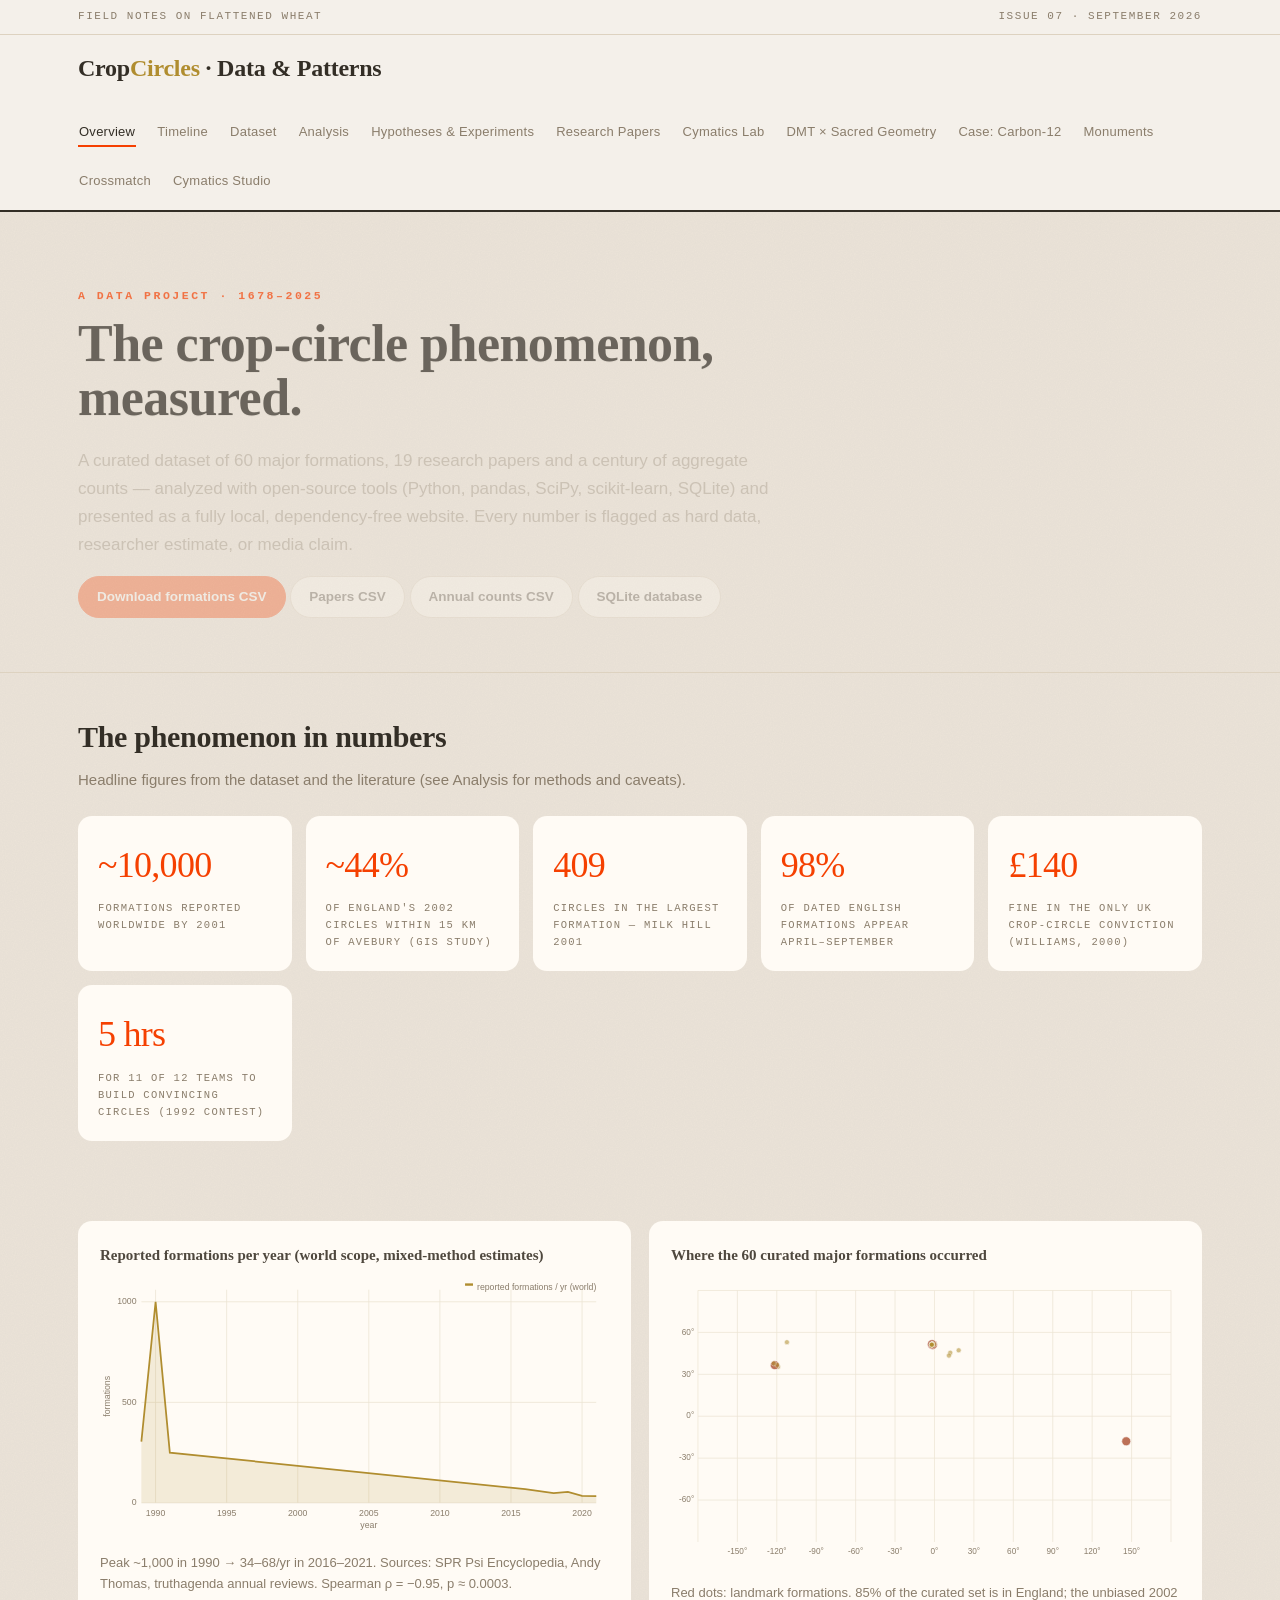
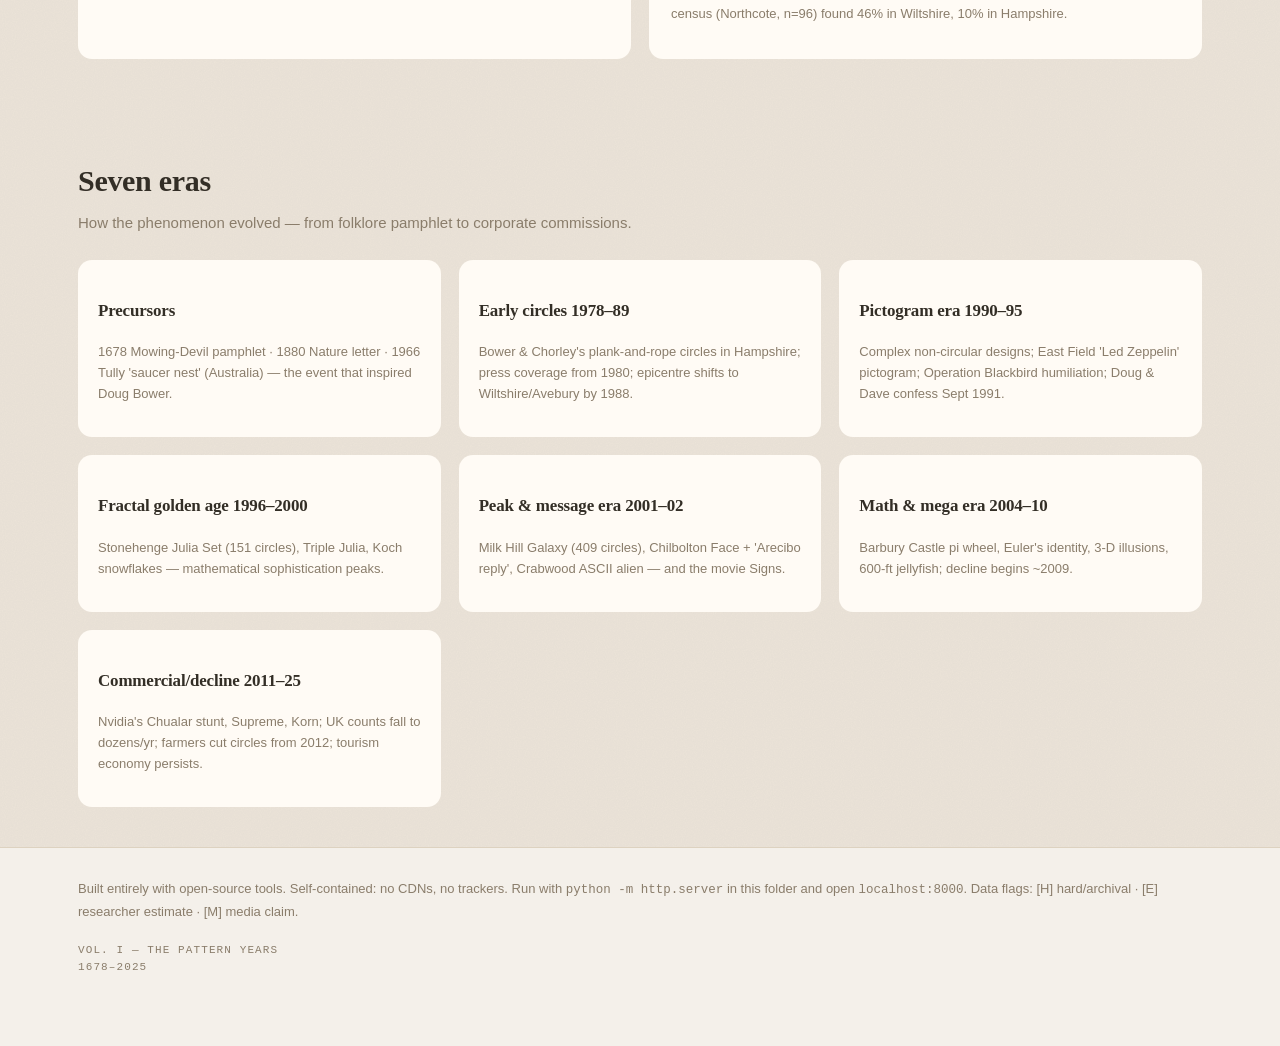
<file: index.html>
<!DOCTYPE html><html><head><meta charset="utf-8">
<meta http-equiv="refresh" content="0; url=website/index.html">
<link rel="canonical" href="website/index.html"><title>Crop Circle Pattern Lab</title></head>
<body style="font-family:Georgia,serif;background:#ece4d9;color:#4f483e;padding:40px">
Redirecting to the <a href="website/index.html">Crop Circle Pattern Lab website</a>…
</body></html>
</file>
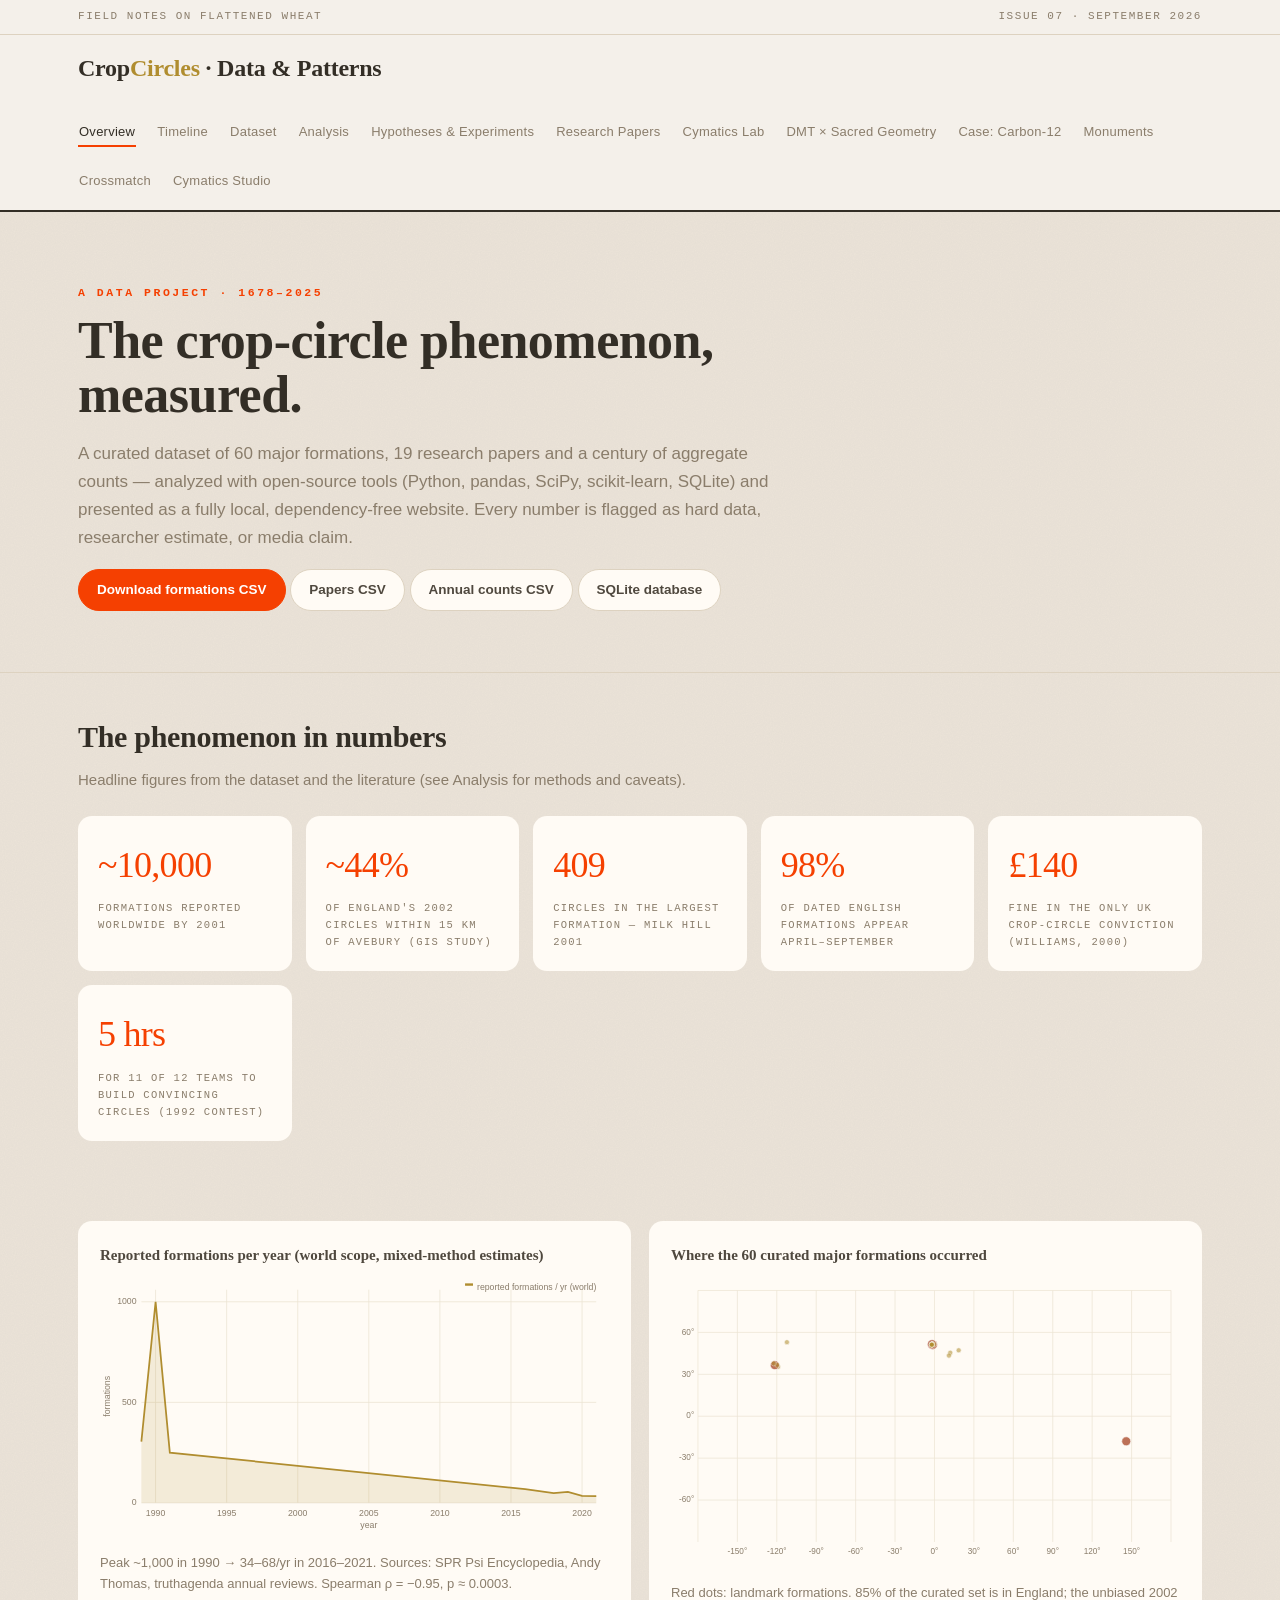
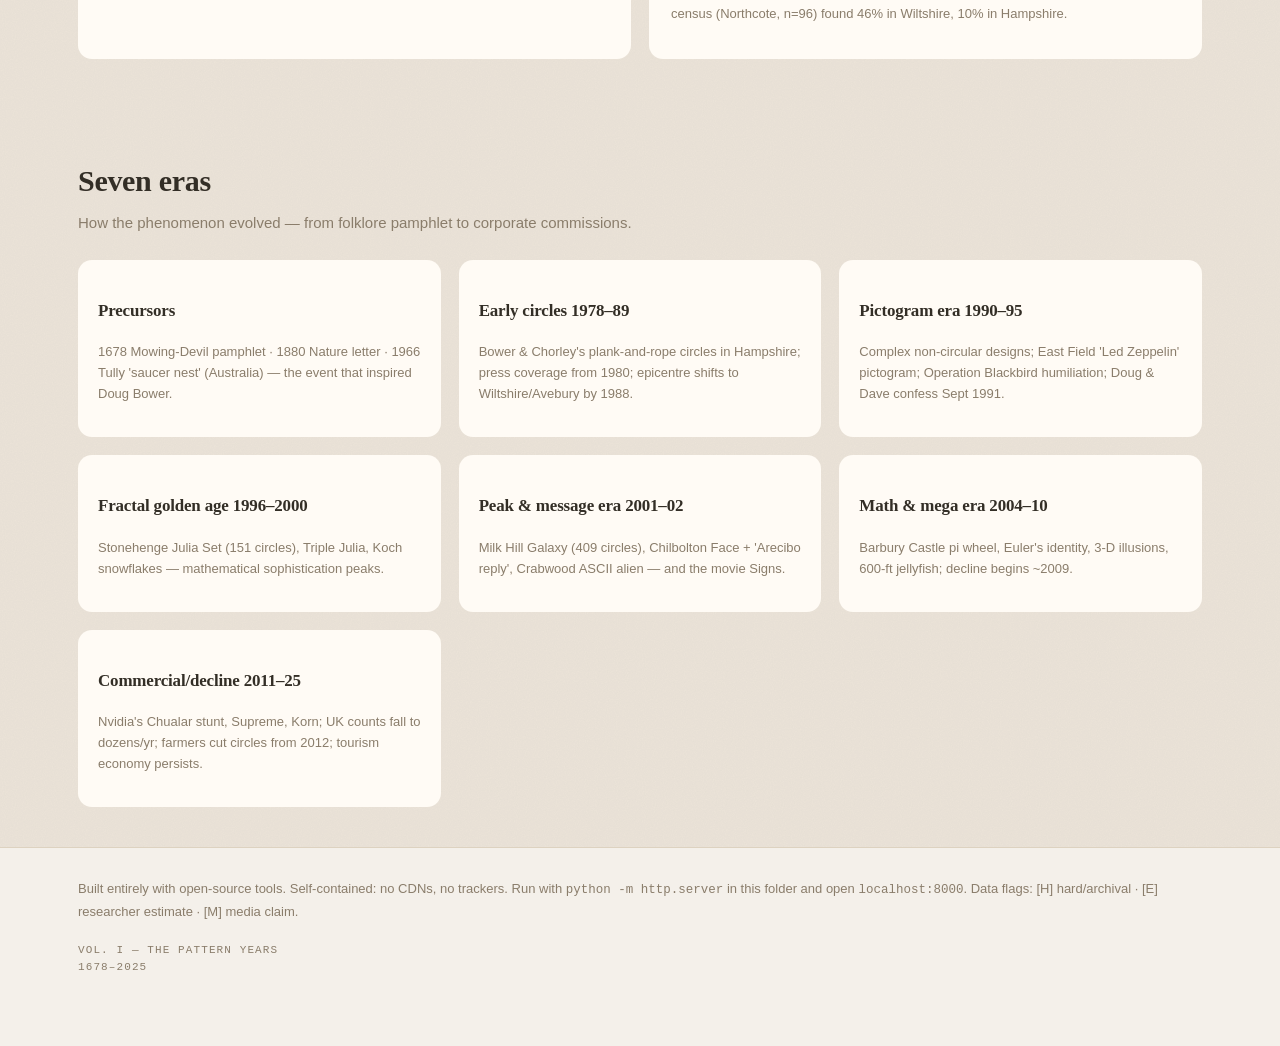
<file: website/index.html>
<!DOCTYPE html><html lang="en"><head><meta charset="utf-8">
<meta name="viewport" content="width=device-width,initial-scale=1">
<title>Crop Circles — Data & Patterns</title>
<link rel="stylesheet" href="assets/style.css"></head><body>
<div class="masthead"><div class="wrap"><span>Field Notes on Flattened Wheat</span><span>Issue 07 · September 2026</span></div></div>
<header class="top"><div class="wrap">
<div class="brand">Crop<span>Circles</span> · Data & Patterns</div>
<nav>
<a href="index.html" class="active">Overview</a>
<a href="timeline.html">Timeline</a>
<a href="dataset.html">Dataset</a>
<a href="analysis.html">Analysis</a>
<a href="experiments.html">Hypotheses & Experiments</a>
<a href="papers.html">Research Papers</a>
<a href="cymatics.html">Cymatics Lab</a><a href="compare.html">DMT × Sacred Geometry</a><a href="carbon12.html">Case: Carbon-12</a><a href="monuments.html">Monuments</a><a href="crossmatch.html">Crossmatch</a><a href="studio.html">Cymatics Studio</a>
</nav></div></header>

<div class="hero"><div class="wrap">
<div class="kicker">A data project · 1678–2025</div>
<h1>The crop-circle phenomenon, measured.</h1>
<p>A curated dataset of 60 major formations, 19 research papers and a century of aggregate counts —
analyzed with open-source tools (Python, pandas, SciPy, scikit-learn, SQLite) and presented as a fully local,
dependency-free website. Every number is flagged as hard data, researcher estimate, or media claim.</p>
<p>
<a class="btn primary" href="data/crop_circles.csv">Download formations CSV</a>
<a class="btn" href="data/papers.csv">Papers CSV</a>
<a class="btn" href="data/annual_counts.csv">Annual counts CSV</a>
<a class="btn" href="data/cropcircles.sqlite">SQLite database</a>
</p></div></div>

<section><div class="wrap">
<h2 class="sec">The phenomenon in numbers</h2>
<p class="sub">Headline figures from the dataset and the literature (see Analysis for methods and caveats).</p>
<div class="cards">
<div class="card"><div class="num">~10,000</div><div class="lbl">formations reported worldwide by 2001</div></div>
<div class="card"><div class="num">~44%</div><div class="lbl">of England's 2002 circles within 15 km of Avebury (GIS study)</div></div>
<div class="card"><div class="num">409</div><div class="lbl">circles in the largest formation — Milk Hill 2001</div></div>
<div class="card"><div class="num">98%</div><div class="lbl">of dated English formations appear April–September</div></div>
<div class="card"><div class="num">£140</div><div class="lbl">fine in the only UK crop-circle conviction (Williams, 2000)</div></div>
<div class="card"><div class="num">5 hrs</div><div class="lbl">for 11 of 12 teams to build convincing circles (1992 contest)</div></div>
</div></div></section>

<section><div class="wrap grid2">
<div class="panel"><p class="chart-title">Reported formations per year (world scope, mixed-method estimates)</p>
<div id="ch_trend"></div>
<p class="note">Peak ~1,000 in 1990 → 34–68/yr in 2016–2021. Sources: SPR Psi Encyclopedia, Andy Thomas, truthagenda annual reviews. Spearman ρ = −0.95, p ≈ 0.0003.</p></div>
<div class="panel"><p class="chart-title">Where the 60 curated major formations occurred</p>
<div id="ch_map"></div>
<p class="note">Red dots: landmark formations. 85% of the curated set is in England; the unbiased 2002 census (Northcote, n=96) found 46% in Wiltshire, 10% in Hampshire.</p></div>
</div></section>

<section><div class="wrap">
<h2 class="sec">Seven eras</h2>
<p class="sub">How the phenomenon evolved — from folklore pamphlet to corporate commissions.</p>
<div class="grid3">
<div class="card"><h3>Precursors</h3><p class="note">1678 Mowing-Devil pamphlet · 1880 Nature letter · 1966 Tully 'saucer nest' (Australia) — the event that inspired Doug Bower.</p></div>
<div class="card"><h3>Early circles 1978–89</h3><p class="note">Bower & Chorley's plank-and-rope circles in Hampshire; press coverage from 1980; epicentre shifts to Wiltshire/Avebury by 1988.</p></div>
<div class="card"><h3>Pictogram era 1990–95</h3><p class="note">Complex non-circular designs; East Field 'Led Zeppelin' pictogram; Operation Blackbird humiliation; Doug & Dave confess Sept 1991.</p></div>
<div class="card"><h3>Fractal golden age 1996–2000</h3><p class="note">Stonehenge Julia Set (151 circles), Triple Julia, Koch snowflakes — mathematical sophistication peaks.</p></div>
<div class="card"><h3>Peak & message era 2001–02</h3><p class="note">Milk Hill Galaxy (409 circles), Chilbolton Face + 'Arecibo reply', Crabwood ASCII alien — and the movie Signs.</p></div>
<div class="card"><h3>Math & mega era 2004–10</h3><p class="note">Barbury Castle pi wheel, Euler's identity, 3-D illusions, 600-ft jellyfish; decline begins ~2009.</p></div>
<div class="card"><h3>Commercial/decline 2011–25</h3><p class="note">Nvidia's Chualar stunt, Supreme, Korn; UK counts fall to dozens/yr; farmers cut circles from 2012; tourism economy persists.</p></div>
</div></div></section>

<footer><div class="wrap"><div>Built entirely with open-source tools. Self-contained: no CDNs, no trackers. Run with <span class="mono">python -m http.server</span> in this folder and open <span class="mono">localhost:8000</span>. Data flags: [H] hard/archival · [E] researcher estimate · [M] media claim.</div><div class="fmeta">Vol. I — The Pattern Years<br>1678–2025</div></div></footer>
<script src="assets/data.js"></script><script src="assets/charts.js"></script>
<script>
lineChart('ch_trend',[{name:'reported formations / yr (world)',color:PAL.wheat,
 pts:ANALYSIS.trend.series.map(p=>[p[0],p[1]])}],{xlabel:'year',ylabel:'formations',fill:true});
worldDots('ch_map',MAP_PTS);
</script>
</body></html>
</file>
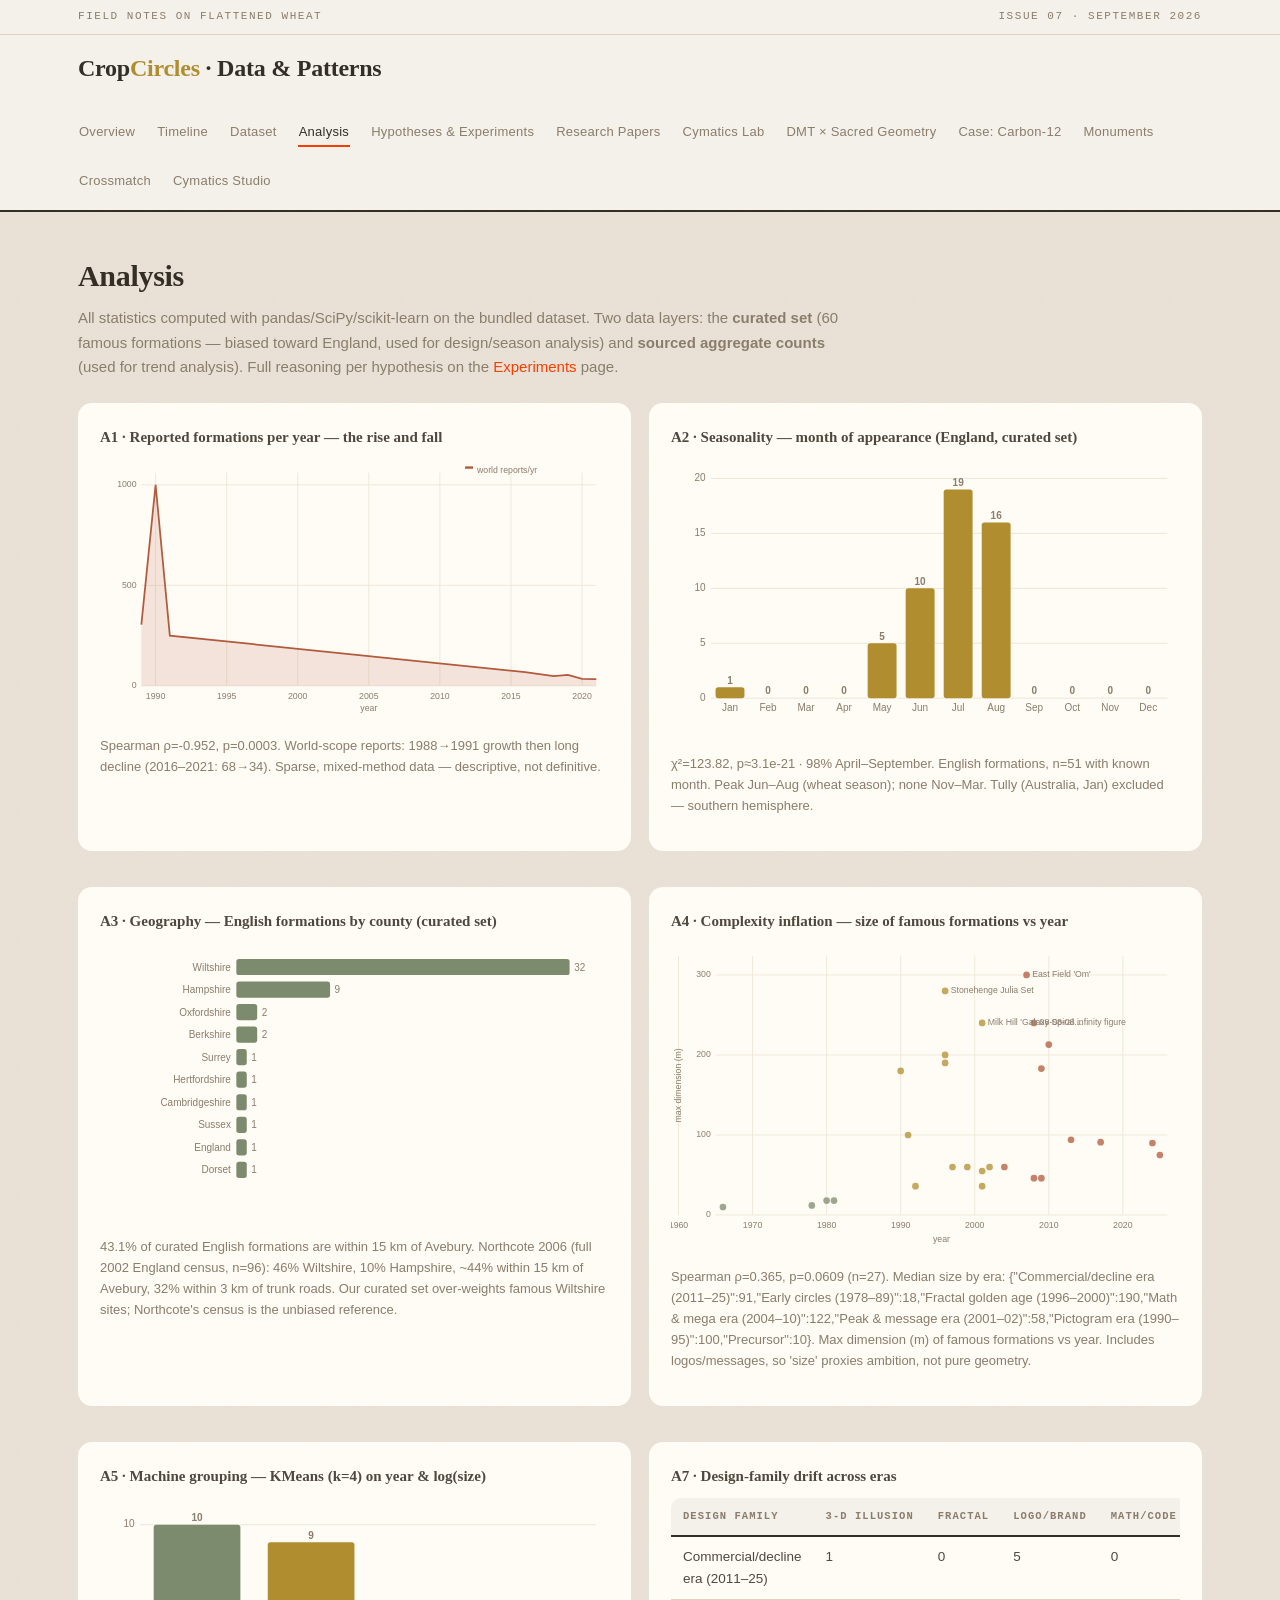
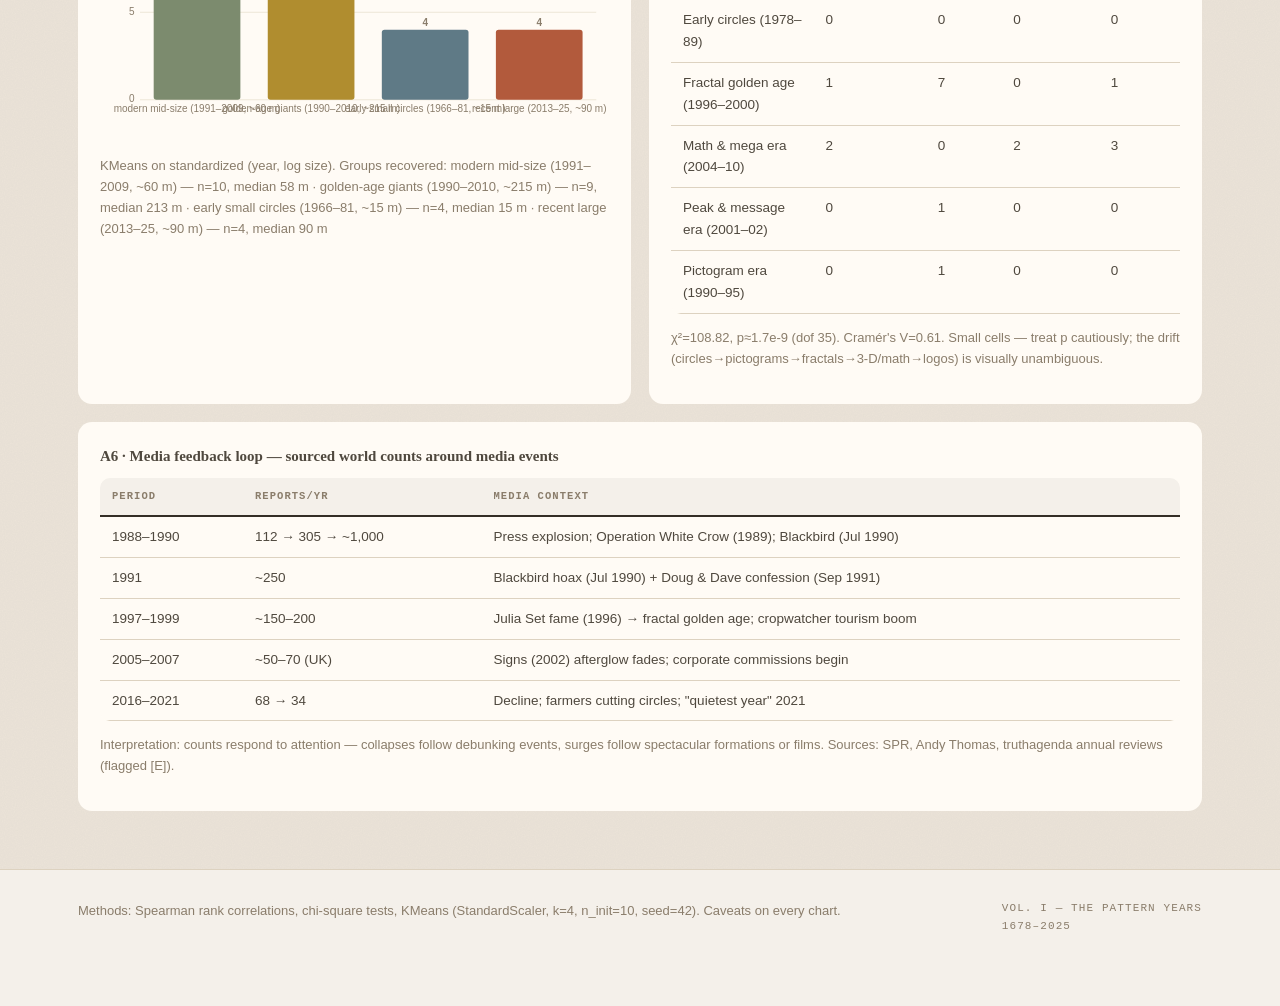
<file: website/analysis.html>
<!DOCTYPE html><html lang="en"><head><meta charset="utf-8">
<meta name="viewport" content="width=device-width,initial-scale=1">
<title>Analysis — Crop Circles</title>
<link rel="stylesheet" href="assets/style.css"></head><body>
<div class="masthead"><div class="wrap"><span>Field Notes on Flattened Wheat</span><span>Issue 07 · September 2026</span></div></div>
<header class="top"><div class="wrap">
<div class="brand">Crop<span>Circles</span> · Data & Patterns</div>
<nav>
<a href="index.html">Overview</a><a href="timeline.html">Timeline</a>
<a href="dataset.html">Dataset</a><a href="analysis.html" class="active">Analysis</a>
<a href="experiments.html">Hypotheses & Experiments</a><a href="papers.html">Research Papers</a>
<a href="cymatics.html">Cymatics Lab</a><a href="compare.html">DMT × Sacred Geometry</a><a href="carbon12.html">Case: Carbon-12</a><a href="monuments.html">Monuments</a><a href="crossmatch.html">Crossmatch</a><a href="studio.html">Cymatics Studio</a>
</nav></div></header>

<section><div class="wrap">
<h2 class="sec">Analysis</h2>
<p class="sub">All statistics computed with pandas/SciPy/scikit-learn on the bundled dataset. Two data layers: the <b>curated set</b> (60 famous formations — biased toward England, used for design/season analysis) and <b>sourced aggregate counts</b> (used for trend analysis). Full reasoning per hypothesis on the <a href="experiments.html">Experiments</a> page.</p>

<div class="grid2">
<div class="panel"><p class="chart-title">A1 · Reported formations per year — the rise and fall</p>
<div id="a1"></div><p class="note" id="a1n"></p></div>
<div class="panel"><p class="chart-title">A2 · Seasonality — month of appearance (England, curated set)</p>
<div id="a2"></div><p class="note" id="a2n"></p></div>
<div class="panel"><p class="chart-title">A3 · Geography — English formations by county (curated set)</p>
<div id="a3"></div><p class="note" id="a3n"></p></div>
<div class="panel"><p class="chart-title">A4 · Complexity inflation — size of famous formations vs year</p>
<div id="a4"></div><p class="note" id="a4n"></p></div>
<div class="panel"><p class="chart-title">A5 · Machine grouping — KMeans (k=4) on year & log(size)</p>
<div id="a5"></div><p class="note" id="a5n"></p></div>
<div class="panel"><p class="chart-title">A7 · Design-family drift across eras</p>
<div id="a7"></div><p class="note" id="a7n"></p></div>
</div>

<div class="panel"><p class="chart-title">A6 · Media feedback loop — sourced world counts around media events</p>
<table class="data"><thead><tr><th>period</th><th>reports/yr</th><th>media context</th></tr></thead><tbody>
<tr><td>1988–1990</td><td>112 → 305 → ~1,000</td><td>Press explosion; Operation White Crow (1989); Blackbird (Jul 1990)</td></tr>
<tr><td>1991</td><td>~250</td><td>Blackbird hoax (Jul 1990) + Doug & Dave confession (Sep 1991)</td></tr>
<tr><td>1997–1999</td><td>~150–200</td><td>Julia Set fame (1996) → fractal golden age; cropwatcher tourism boom</td></tr>
<tr><td>2005–2007</td><td>~50–70 (UK)</td><td>Signs (2002) afterglow fades; corporate commissions begin</td></tr>
<tr><td>2016–2021</td><td>68 → 34</td><td>Decline; farmers cutting circles; "quietest year" 2021</td></tr>
</tbody></table>
<p class="note">Interpretation: counts respond to attention — collapses follow debunking events, surges follow spectacular formations or films. Sources: SPR, Andy Thomas, truthagenda annual reviews (flagged [E]).</p></div>
</div></section>

<footer><div class="wrap"><div>Methods: Spearman rank correlations, chi-square tests, KMeans (StandardScaler, k=4, n_init=10, seed=42). Caveats on every chart.</div><div class="fmeta">Vol. I — The Pattern Years<br>1678–2025</div></div></footer>
<script src="assets/data.js"></script><script src="assets/charts.js"></script>
<script>
// A1
lineChart('a1',[{name:'world reports/yr',color:PAL.terra,pts:ANALYSIS.trend.series.map(p=>[p[0],p[1]])}],{xlabel:'year',fill:true});
document.getElementById('a1n').textContent='Spearman ρ='+ANALYSIS.trend.spearman_rho+', p='+ANALYSIS.trend.spearman_p+'. '+ANALYSIS.trend.note;
// A2
const MN=['Jan','Feb','Mar','Apr','May','Jun','Jul','Aug','Sep','Oct','Nov','Dec'];
barChart('a2',MN,ANALYSIS.season.months,{color:PAL.wheat});
document.getElementById('a2n').textContent='χ²='+ANALYSIS.season.chi2+', p≈'+Number(ANALYSIS.season.p).toExponential(1)+' · '+ANALYSIS.season.pct_apr_sep+'% April–September. '+ANALYSIS.season.note;
// A3
const c=ANALYSIS.geo.counties;
barChart('a3',Object.keys(c),Object.values(c),{horizontal:true,color:PAL.sage,h:300});
document.getElementById('a3n').textContent=ANALYSIS.geo.pct_within_15km_avebury+'% of curated English formations are within 15 km of Avebury. '+ANALYSIS.geo.northcote+' '+ANALYSIS.geo.note;
// A4
const pts=FORMATIONS.filter(f=>f.size_m).map(f=>({x:f.year,y:f.size_m,name:f.name}));
scatterChart('a4',pts,{xlabel:'year',ylabel:'max dimension (m)',colorFn:p=>p.x<1990?PAL.sage:(p.x<2003?PAL.wheat:PAL.terra),labelTop:4,labelFn:p=>p.name.length>24?p.name.slice(0,24)+'…':p.name});
document.getElementById('a4n').textContent='Spearman ρ='+ANALYSIS.complexity.spearman_rho+', p='+ANALYSIS.complexity.p+' (n='+ANALYSIS.complexity.n+'). Median size by era: '+JSON.stringify(ANALYSIS.complexity.median_by_era)+'. '+ANALYSIS.complexity.note;
// A5
const cl=ANALYSIS.clusters;
barChart('a5',cl.map(c=>c.label),cl.map(c=>c.n),{color:[PAL.sage,PAL.wheat,PAL.slate,PAL.terra],h:260});
document.getElementById('a5n').textContent='KMeans on standardized (year, log size). Groups recovered: '+cl.map(c=>`${c.label} — n=${c.n}, median ${c.size_med} m`).join(' · ');
// A7
const fams=Object.keys(ANALYSIS.geometry_drift.table);
const eras=[...new Set(fams.flatMap(f=>Object.keys(ANALYSIS.geometry_drift.table[f])))];
const tbl=document.createElement('div');tbl.style.overflow='auto';
tbl.innerHTML='<table class="data"><thead><tr><th>design family</th>'+eras.map(e=>'<th>'+e.split(' (')[0]+'</th>').join('')+'</tr></thead><tbody>'+
 fams.map(f=>'<tr><td>'+f+'</td>'+eras.map(e=>'<td>'+(ANALYSIS.geometry_drift.table[f][e]||0)+'</td>').join('')+'</tr>').join('')+'</tbody></table>';
document.getElementById('a7').appendChild(tbl);
document.getElementById('a7n').textContent='χ²='+ANALYSIS.geometry_drift.chi2+', p≈'+Number(ANALYSIS.geometry_drift.p).toExponential(1)+' (dof '+ANALYSIS.geometry_drift.dof+'). '+ANALYSIS.geometry_drift.note;
</script>
</body></html>
</file>
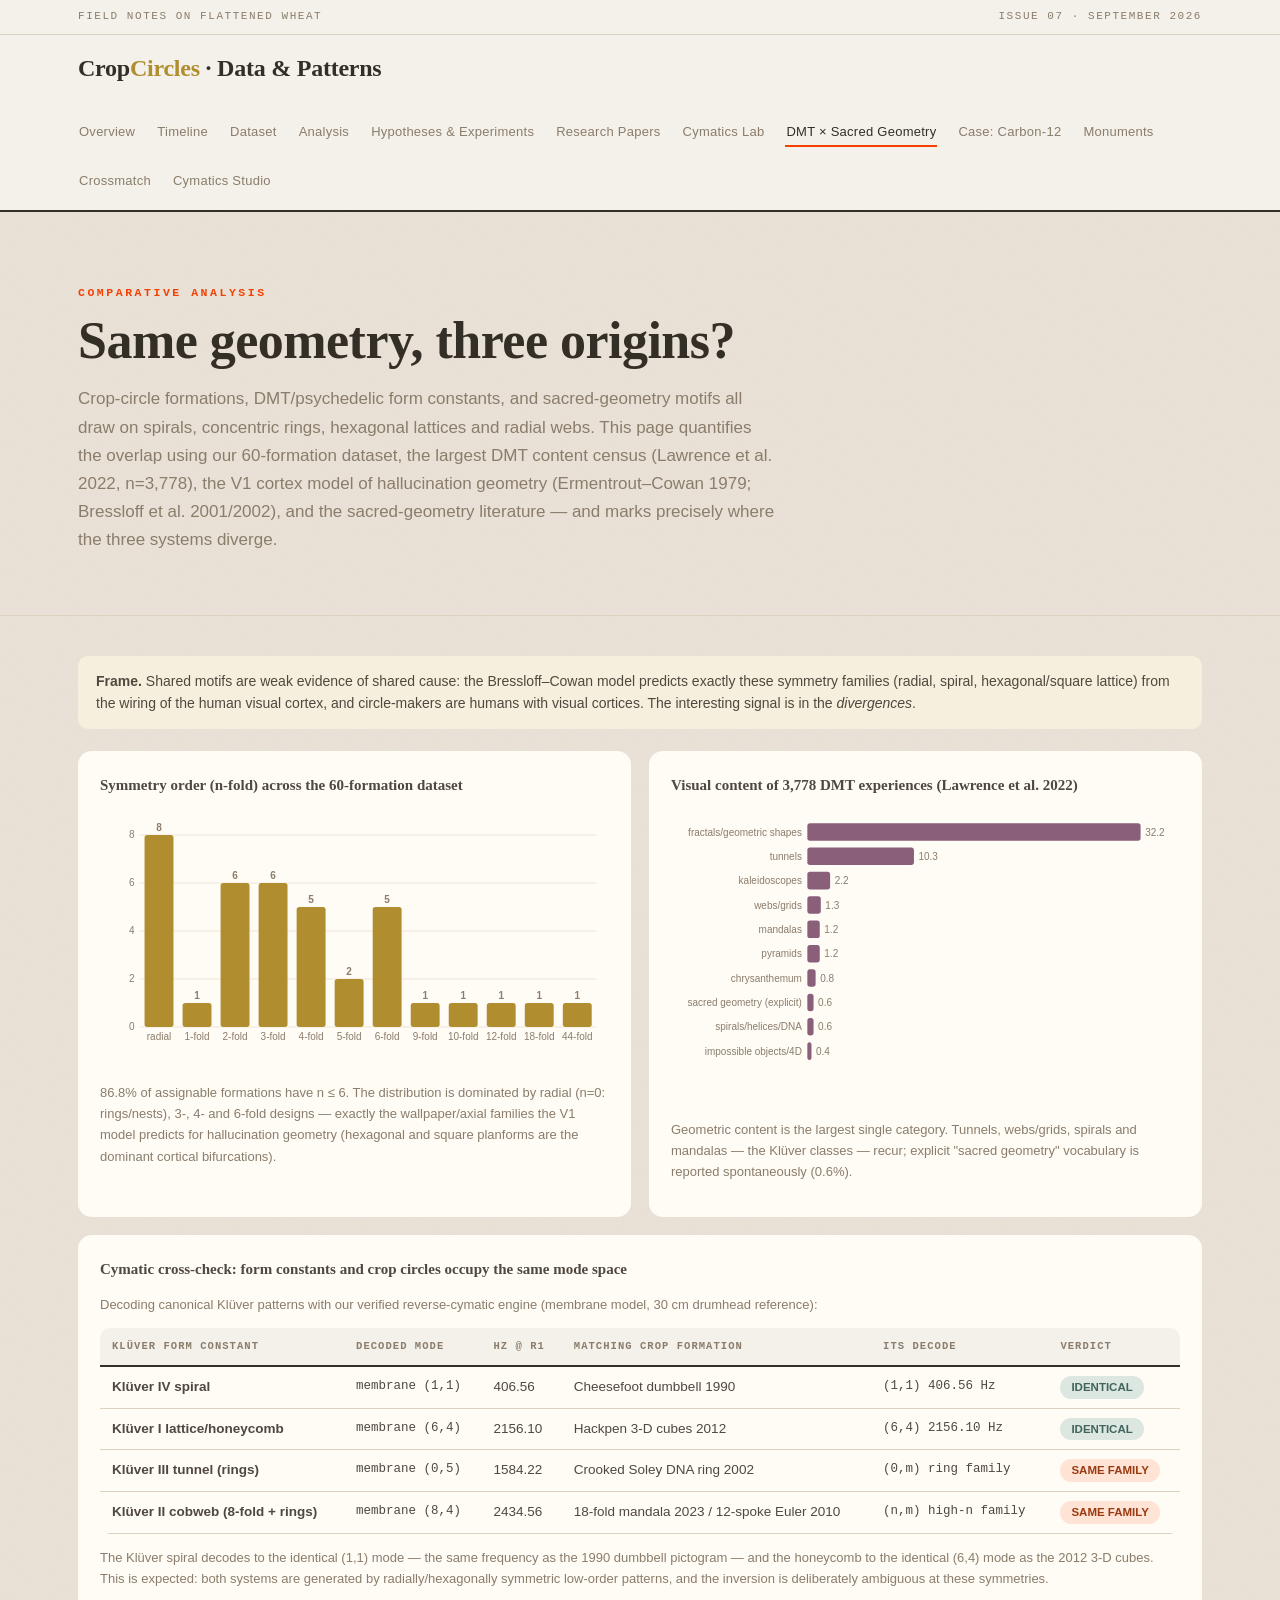
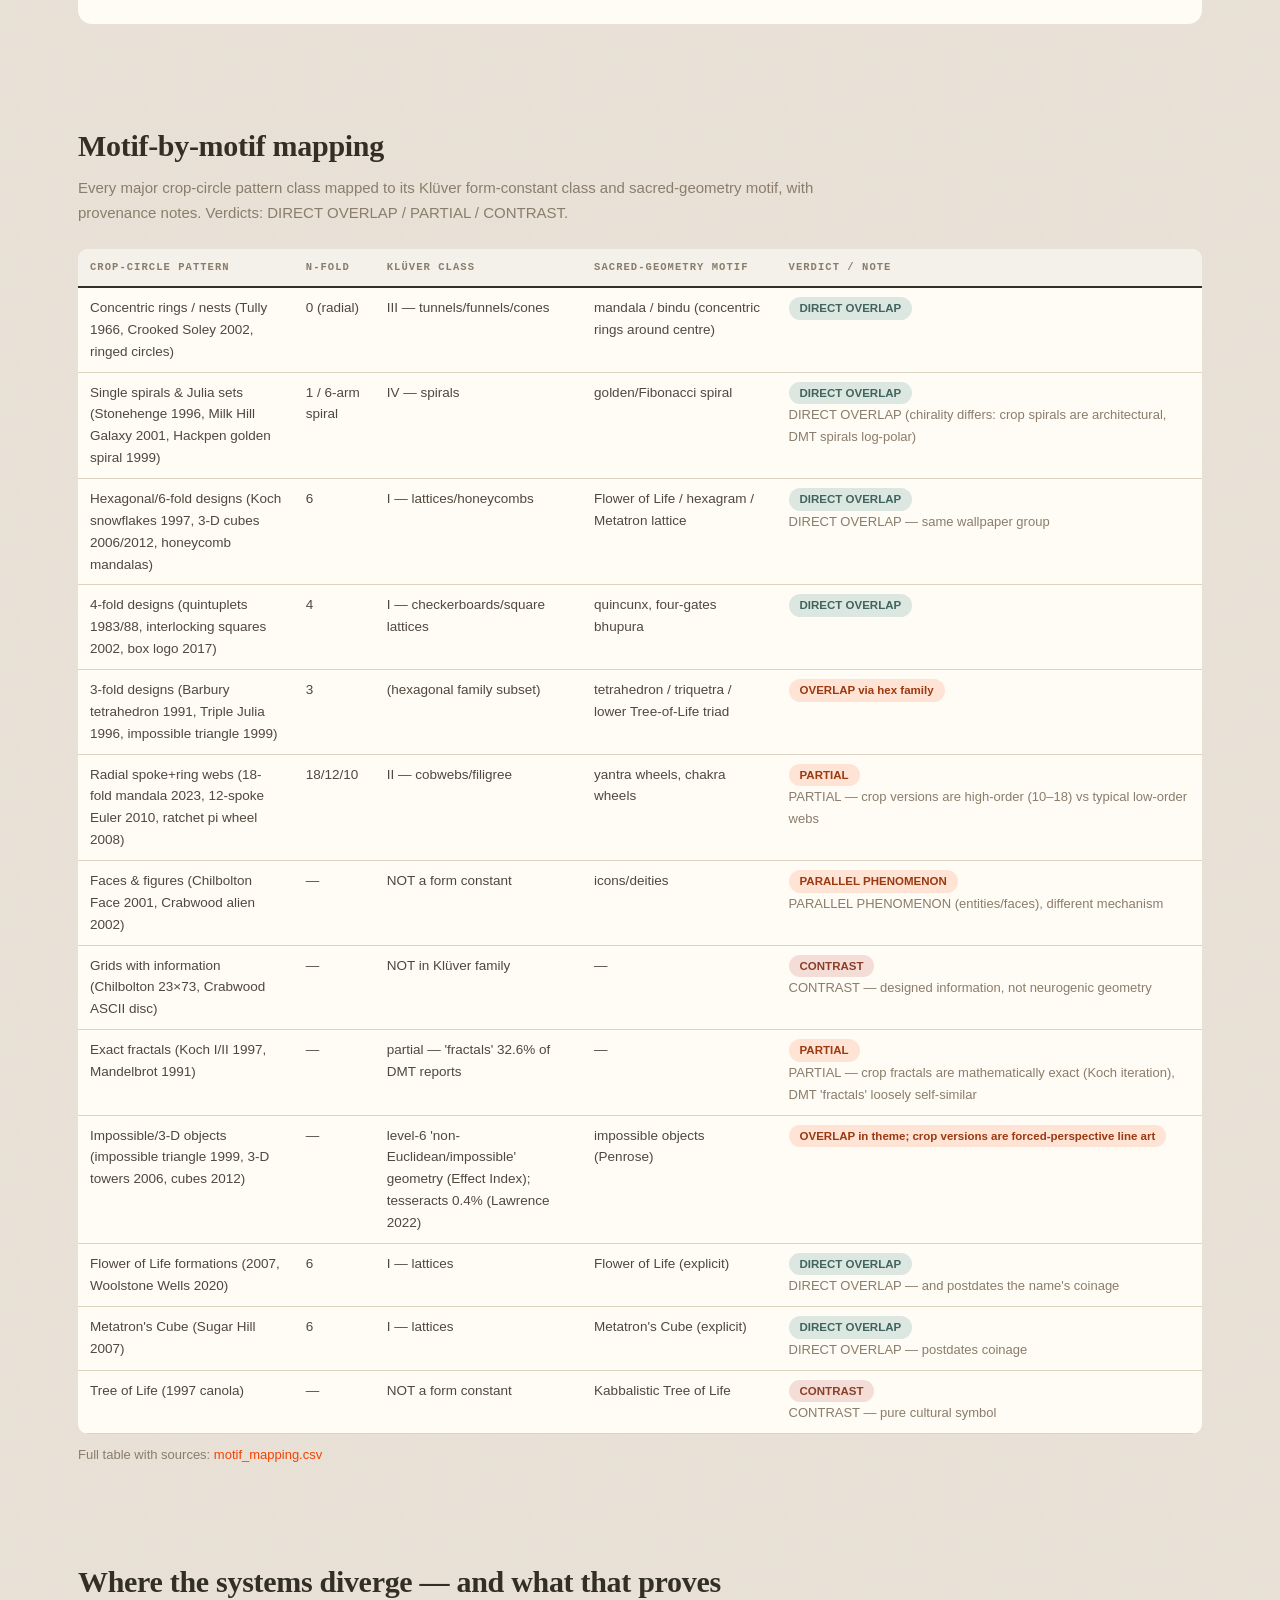
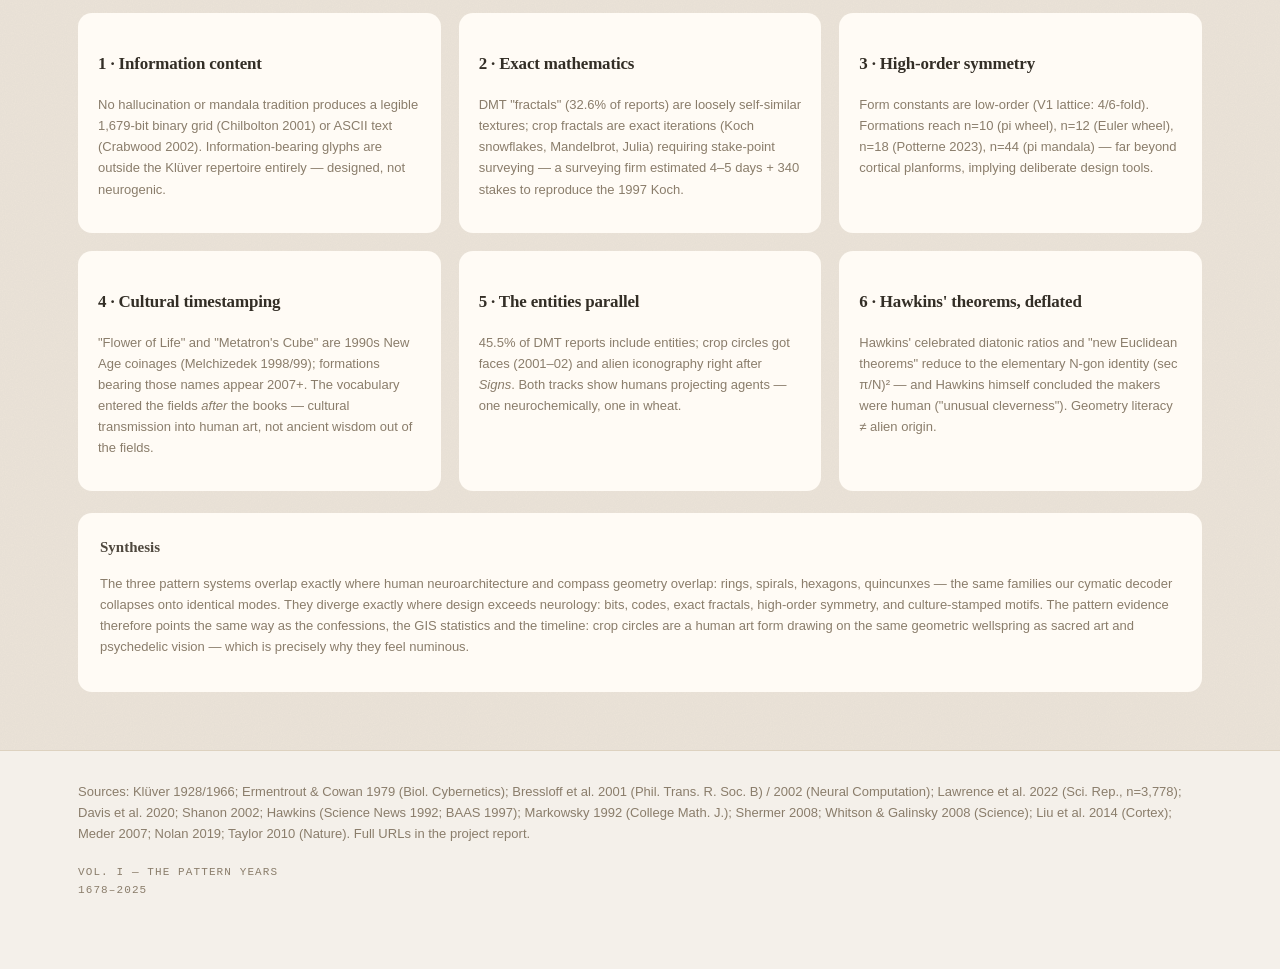
<file: website/compare.html>
<!DOCTYPE html><html lang="en"><head><meta charset="utf-8">
<meta name="viewport" content="width=device-width,initial-scale=1">
<title>Comparison — Crop Circles × DMT Patterns × Sacred Geometry</title>
<link rel="stylesheet" href="assets/style.css">
<style>.disc{background:#f7efdd;border:1px solid var(--gold-soft);border-radius:10px;padding:14px 18px;font-size:14px}</style>
</head><body>
<div class="masthead"><div class="wrap"><span>Field Notes on Flattened Wheat</span><span>Issue 07 · September 2026</span></div></div>
<header class="top"><div class="wrap">
<div class="brand">Crop<span>Circles</span> · Data & Patterns</div>
<nav>
<a href="index.html">Overview</a><a href="timeline.html">Timeline</a>
<a href="dataset.html">Dataset</a><a href="analysis.html">Analysis</a>
<a href="experiments.html">Hypotheses & Experiments</a><a href="papers.html">Research Papers</a>
<a href="cymatics.html">Cymatics Lab</a><a href="compare.html" class="active">DMT × Sacred Geometry</a>
<a href="carbon12.html">Case: Carbon-12</a><a href="monuments.html">Monuments</a><a href="crossmatch.html">Crossmatch</a><a href="studio.html">Cymatics Studio</a>
</nav></div></header>

<div class="hero"><div class="wrap">
<div class="kicker">Comparative analysis</div>
<h1>Same geometry, three origins?</h1>
<p>Crop-circle formations, DMT/psychedelic form constants, and sacred-geometry motifs all draw on spirals,
concentric rings, hexagonal lattices and radial webs. This page quantifies the overlap using our 60-formation
dataset, the largest DMT content census (Lawrence et al. 2022, n=3,778), the V1 cortex model of hallucination
geometry (Ermentrout–Cowan 1979; Bressloff et al. 2001/2002), and the sacred-geometry literature — and marks
precisely where the three systems diverge.</p></div></div>

<section><div class="wrap">
<div class="disc"><b>Frame.</b> Shared motifs are weak evidence of shared cause: the Bressloff–Cowan model predicts
exactly these symmetry families (radial, spiral, hexagonal/square lattice) from the wiring of the human visual cortex,
and circle-makers are humans with visual cortices. The interesting signal is in the <i>divergences</i>.</div>

<div class="grid2" style="margin-top:22px">
<div class="panel"><p class="chart-title">Symmetry order (n-fold) across the 60-formation dataset</p>
<div id="ch_nfold"></div>
<p class="note">86.8% of assignable formations have n ≤ 6. The distribution is dominated by radial (n=0: rings/nests),
3-, 4- and 6-fold designs — exactly the wallpaper/axial families the V1 model predicts for hallucination geometry
(hexagonal and square planforms are the dominant cortical bifurcations).</p></div>
<div class="panel"><p class="chart-title">Visual content of 3,778 DMT experiences (Lawrence et al. 2022)</p>
<div id="ch_dmt"></div>
<p class="note">Geometric content is the largest single category. Tunnels, webs/grids, spirals and mandalas — the Klüver
classes — recur; explicit "sacred geometry" vocabulary is reported spontaneously (0.6%).</p></div>
</div>

<div class="panel"><p class="chart-title">Cymatic cross-check: form constants and crop circles occupy the same mode space</p>
<p class="note">Decoding canonical Klüver patterns with our verified reverse-cymatic engine (membrane model, 30 cm drumhead reference):</p>
<table class="data"><thead><tr><th>Klüver form constant</th><th>decoded mode</th><th>Hz @ R1</th><th>matching crop formation</th><th>its decode</th><th>verdict</th></tr></thead><tbody id="ovl"></tbody></table>
<p class="note">The Klüver spiral decodes to the identical (1,1) mode — the same frequency as the 1990 dumbbell pictogram — and the honeycomb to the identical (6,4) mode as the 2012 3-D cubes. This is expected: both systems are generated by radially/hexagonally symmetric low-order patterns, and the inversion is deliberately ambiguous at these symmetries.</p></div>
</div></section>

<section><div class="wrap">
<h2 class="sec">Motif-by-motif mapping</h2>
<p class="sub">Every major crop-circle pattern class mapped to its Klüver form-constant class and sacred-geometry motif, with provenance notes. Verdicts: DIRECT OVERLAP / PARTIAL / CONTRAST.</p>
<div style="overflow:auto"><table class="data"><thead><tr>
<th>crop-circle pattern</th><th>n-fold</th><th>Klüver class</th><th>sacred-geometry motif</th><th>verdict / note</th></tr></thead>
<tbody id="motb"></tbody></table></div>
<p class="note" style="margin-top:10px">Full table with sources: <a href="data/motif_mapping.csv">motif_mapping.csv</a></p>
</div></section>

<section><div class="wrap">
<h2 class="sec">Where the systems diverge — and what that proves</h2>
<div class="grid3">
<div class="card"><h3>1 · Information content</h3><p class="note">No hallucination or mandala tradition produces a legible 1,679-bit binary grid (Chilbolton 2001) or ASCII text (Crabwood 2002). Information-bearing glyphs are outside the Klüver repertoire entirely — designed, not neurogenic.</p></div>
<div class="card"><h3>2 · Exact mathematics</h3><p class="note">DMT "fractals" (32.6% of reports) are loosely self-similar textures; crop fractals are exact iterations (Koch snowflakes, Mandelbrot, Julia) requiring stake-point surveying — a surveying firm estimated 4–5 days + 340 stakes to reproduce the 1997 Koch.</p></div>
<div class="card"><h3>3 · High-order symmetry</h3><p class="note">Form constants are low-order (V1 lattice: 4/6-fold). Formations reach n=10 (pi wheel), n=12 (Euler wheel), n=18 (Potterne 2023), n=44 (pi mandala) — far beyond cortical planforms, implying deliberate design tools.</p></div>
<div class="card"><h3>4 · Cultural timestamping</h3><p class="note">"Flower of Life" and "Metatron's Cube" are 1990s New Age coinages (Melchizedek 1998/99); formations bearing those names appear 2007+. The vocabulary entered the fields <i>after</i> the books — cultural transmission into human art, not ancient wisdom out of the fields.</p></div>
<div class="card"><h3>5 · The entities parallel</h3><p class="note">45.5% of DMT reports include entities; crop circles got faces (2001–02) and alien iconography right after <i>Signs</i>. Both tracks show humans projecting agents — one neurochemically, one in wheat.</p></div>
<div class="card"><h3>6 · Hawkins' theorems, deflated</h3><p class="note">Hawkins' celebrated diatonic ratios and "new Euclidean theorems" reduce to the elementary N-gon identity (sec π/N)² — and Hawkins himself concluded the makers were human ("unusual cleverness"). Geometry literacy ≠ alien origin.</p></div>
</div>

<div class="panel" style="margin-top:22px"><p class="chart-title">Synthesis</p>
<p class="note">The three pattern systems overlap exactly where human neuroarchitecture and compass geometry overlap: rings, spirals, hexagons, quincunxes — the same families our cymatic decoder collapses onto identical modes. They diverge exactly where design exceeds neurology: bits, codes, exact fractals, high-order symmetry, and culture-stamped motifs. The pattern evidence therefore points the same way as the confessions, the GIS statistics and the timeline: crop circles are a human art form drawing on the same geometric wellspring as sacred art and psychedelic vision — which is precisely why they feel numinous.</p></div>
</div></section>

<footer><div class="wrap"><div>Sources: Klüver 1928/1966; Ermentrout & Cowan 1979 (Biol. Cybernetics); Bressloff et al. 2001 (Phil. Trans. R. Soc. B) / 2002 (Neural Computation); Lawrence et al. 2022 (Sci. Rep., n=3,778); Davis et al. 2020; Shanon 2002; Hawkins (Science News 1992; BAAS 1997); Markowsky 1992 (College Math. J.); Shermer 2008; Whitson & Galinsky 2008 (Science); Liu et al. 2014 (Cortex); Meder 2007; Nolan 2019; Taylor 2010 (Nature). Full URLs in the project report.</div><div class="fmeta">Vol. I — The Pattern Years<br>1678–2025</div></div></footer>
<script src="assets/data.js"></script><script src="assets/charts.js"></script><script src="assets/compare_data.js"></script>
<script>
const hk=Object.keys(CMP.hist).sort((a,b)=>a-b);
barChart('ch_nfold',hk.map(k=>k==='0'?'radial':k+'-fold'),hk.map(k=>CMP.hist[k]),{color:PAL.wheat,h:280});
barChart('ch_dmt',CMP.dmt.map(d=>d[0]),CMP.dmt.map(d=>d[1]),{horizontal:true,color:PAL.plum,h:320});
document.getElementById('ovl').innerHTML=CMP.overlap.map(r=>
 `<tr><td><b>${r[0]}</b></td><td class="mono">${r[1]}</td><td>${r[2]}</td><td>${r[3]}</td><td class="mono">${r[4]}</td><td><span class="tag ${r[5]==='IDENTICAL'?'art':'unexplained'}">${r[5]}</span></td></tr>`).join('');
document.getElementById('motb').innerHTML=MOTIFS.map(m=>{
 const v=m[7]; const cls=v.startsWith('DIRECT')?'art':(v.startsWith('CONTRAST')?'hoax':'unexplained');
 return `<tr><td>${m[0]}</td><td>${m[2]}</td><td>${m[3]}</td><td>${m[5]}</td><td><span class="tag ${cls}">${v.split('—')[0].split('(')[0].trim()}</span> ${v.includes('—')||v.includes('(')?('<br><span class="note">'+v+'</span>'):''}</td></tr>`;}).join('');
</script>
</body></html>
</file>
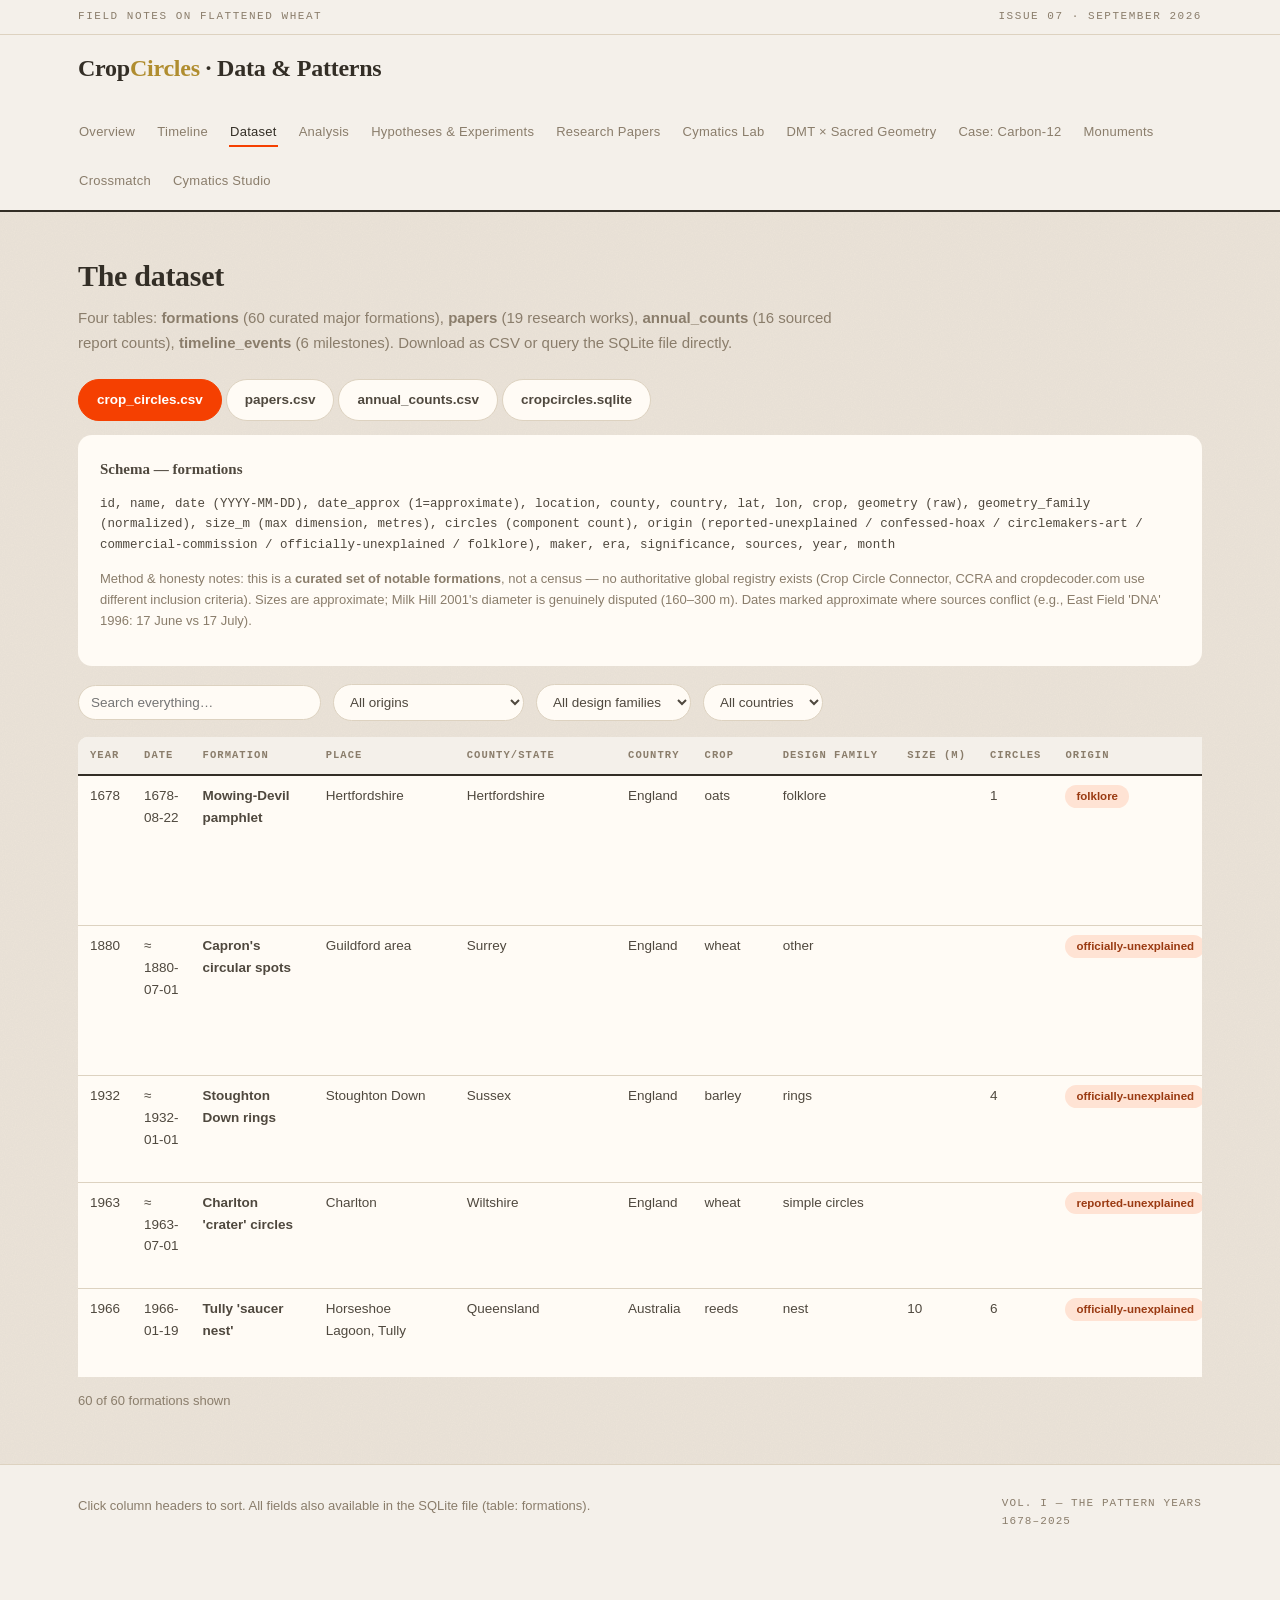
<file: website/dataset.html>
<!DOCTYPE html><html lang="en"><head><meta charset="utf-8">
<meta name="viewport" content="width=device-width,initial-scale=1">
<title>Dataset — Crop Circles</title>
<link rel="stylesheet" href="assets/style.css"></head><body>
<div class="masthead"><div class="wrap"><span>Field Notes on Flattened Wheat</span><span>Issue 07 · September 2026</span></div></div>
<header class="top"><div class="wrap">
<div class="brand">Crop<span>Circles</span> · Data & Patterns</div>
<nav>
<a href="index.html">Overview</a><a href="timeline.html">Timeline</a>
<a href="dataset.html" class="active">Dataset</a><a href="analysis.html">Analysis</a>
<a href="experiments.html">Hypotheses & Experiments</a><a href="papers.html">Research Papers</a>
<a href="cymatics.html">Cymatics Lab</a><a href="compare.html">DMT × Sacred Geometry</a><a href="carbon12.html">Case: Carbon-12</a><a href="monuments.html">Monuments</a><a href="crossmatch.html">Crossmatch</a><a href="studio.html">Cymatics Studio</a>
</nav></div></header>

<section><div class="wrap">
<h2 class="sec">The dataset</h2>
<p class="sub">Four tables: <b>formations</b> (60 curated major formations), <b>papers</b> (19 research works), <b>annual_counts</b> (16 sourced report counts), <b>timeline_events</b> (6 milestones). Download as CSV or query the SQLite file directly.</p>
<p>
<a class="btn primary" href="data/crop_circles.csv">crop_circles.csv</a>
<a class="btn" href="data/papers.csv">papers.csv</a>
<a class="btn" href="data/annual_counts.csv">annual_counts.csv</a>
<a class="btn" href="data/cropcircles.sqlite">cropcircles.sqlite</a>
</p>

<div class="panel">
<p class="chart-title">Schema — formations</p>
<p class="mono">id, name, date (YYYY-MM-DD), date_approx (1=approximate), location, county, country, lat, lon,
crop, geometry (raw), geometry_family (normalized), size_m (max dimension, metres), circles (component count),
origin (reported-unexplained / confessed-hoax / circlemakers-art / commercial-commission / officially-unexplained / folklore),
maker, era, significance, sources, year, month</p>
<p class="note">Method & honesty notes: this is a <b>curated set of notable formations</b>, not a census — no authoritative global registry exists (Crop Circle Connector, CCRA and cropdecoder.com use different inclusion criteria). Sizes are approximate; Milk Hill 2001's diameter is genuinely disputed (160–300 m). Dates marked approximate where sources conflict (e.g., East Field 'DNA' 1996: 17 June vs 17 July).</p>
</div>

<div class="controls">
<input id="q" placeholder="Search everything…" size="26">
<select id="originF"><option value="">All origins</option><option>reported-unexplained</option><option>confessed-hoax</option><option>commercial-commission</option><option>circlemakers-art</option><option>officially-unexplained</option><option>folklore</option></select>
<select id="geomF"><option value="">All design families</option></select>
<select id="countryF"><option value="">All countries</option></select>
</div>
<div style="overflow:auto;max-height:640px">
<table class="data" id="tbl"><thead><tr>
<th data-k="year">year</th><th data-k="date">date</th><th data-k="name">formation</th><th data-k="location">place</th><th data-k="county">county/state</th><th data-k="country">country</th><th data-k="crop">crop</th><th data-k="geometry_family">design family</th><th data-k="size_m">size (m)</th><th data-k="circles">circles</th><th data-k="origin">origin</th><th data-k="maker">maker</th><th>significance</th>
</tr></thead><tbody id="tb"></tbody></table></div>
<p class="note" id="rowcount"></p>
</div></section>

<footer><div class="wrap"><div>Click column headers to sort. All fields also available in the SQLite file (table: formations).</div><div class="fmeta">Vol. I — The Pattern Years<br>1678–2025</div></div></footer>
<script src="assets/data.js"></script>
<script>
const tagClass=o=>({'reported-unexplained':'unexplained','confessed-hoax':'hoax','commercial-commission':'commercial','circlemakers-art':'art','officially-unexplained':'unexplained','folklore':'unexplained'}[o]||'');
[...new Set(FORMATIONS.map(f=>f.geometry_family))].sort().forEach(g=>{const o=document.createElement('option');o.textContent=g;document.getElementById('geomF').appendChild(o);});
[...new Set(FORMATIONS.map(f=>f.country))].sort().forEach(g=>{const o=document.createElement('option');o.textContent=g;document.getElementById('countryF').appendChild(o);});
let sortK='year',sortD=1;
function render(){
 const q=document.getElementById('q').value.toLowerCase(),og=document.getElementById('originF').value,
       gf=document.getElementById('geomF').value,cf=document.getElementById('countryF').value;
 let rows=FORMATIONS.filter(f=>(!og||f.origin===og)&&(!gf||f.geometry_family===gf)&&(!cf||f.country===cf)
   &&(!q||JSON.stringify(f).toLowerCase().includes(q)));
 rows.sort((a,b)=>{let x=a[sortK],y=b[sortK];if(typeof x==='string'){x=x.toLowerCase();y=(''+y).toLowerCase();}
   return (x<y?-1:x>y?1:0)*sortD;});
 document.getElementById('tb').innerHTML=rows.map(f=>`<tr>
  <td>${f.year}</td><td>${f.date_approx?'≈ ':''}${f.date}</td><td><b>${f.name}</b></td><td>${f.location}</td>
  <td>${f.county}</td><td>${f.country}</td><td>${f.crop||''}</td><td>${f.geometry_family}</td>
  <td>${f.size_m||''}</td><td>${f.circles||''}</td>
  <td><span class="tag ${tagClass(f.origin)}">${f.origin}</span></td><td>${f.maker}</td>
  <td>${f.significance}</td></tr>`).join('');
 document.getElementById('rowcount').textContent=rows.length+' of '+FORMATIONS.length+' formations shown';
}
document.querySelectorAll('#tbl th[data-k]').forEach(th=>th.addEventListener('click',()=>{
 const k=th.dataset.k; if(sortK===k)sortD*=-1; else{sortK=k;sortD=1;} render();}));
['q','originF','geomF','countryF'].forEach(id=>document.getElementById(id).addEventListener('input',render));
render();
</script>
</body></html>
</file>
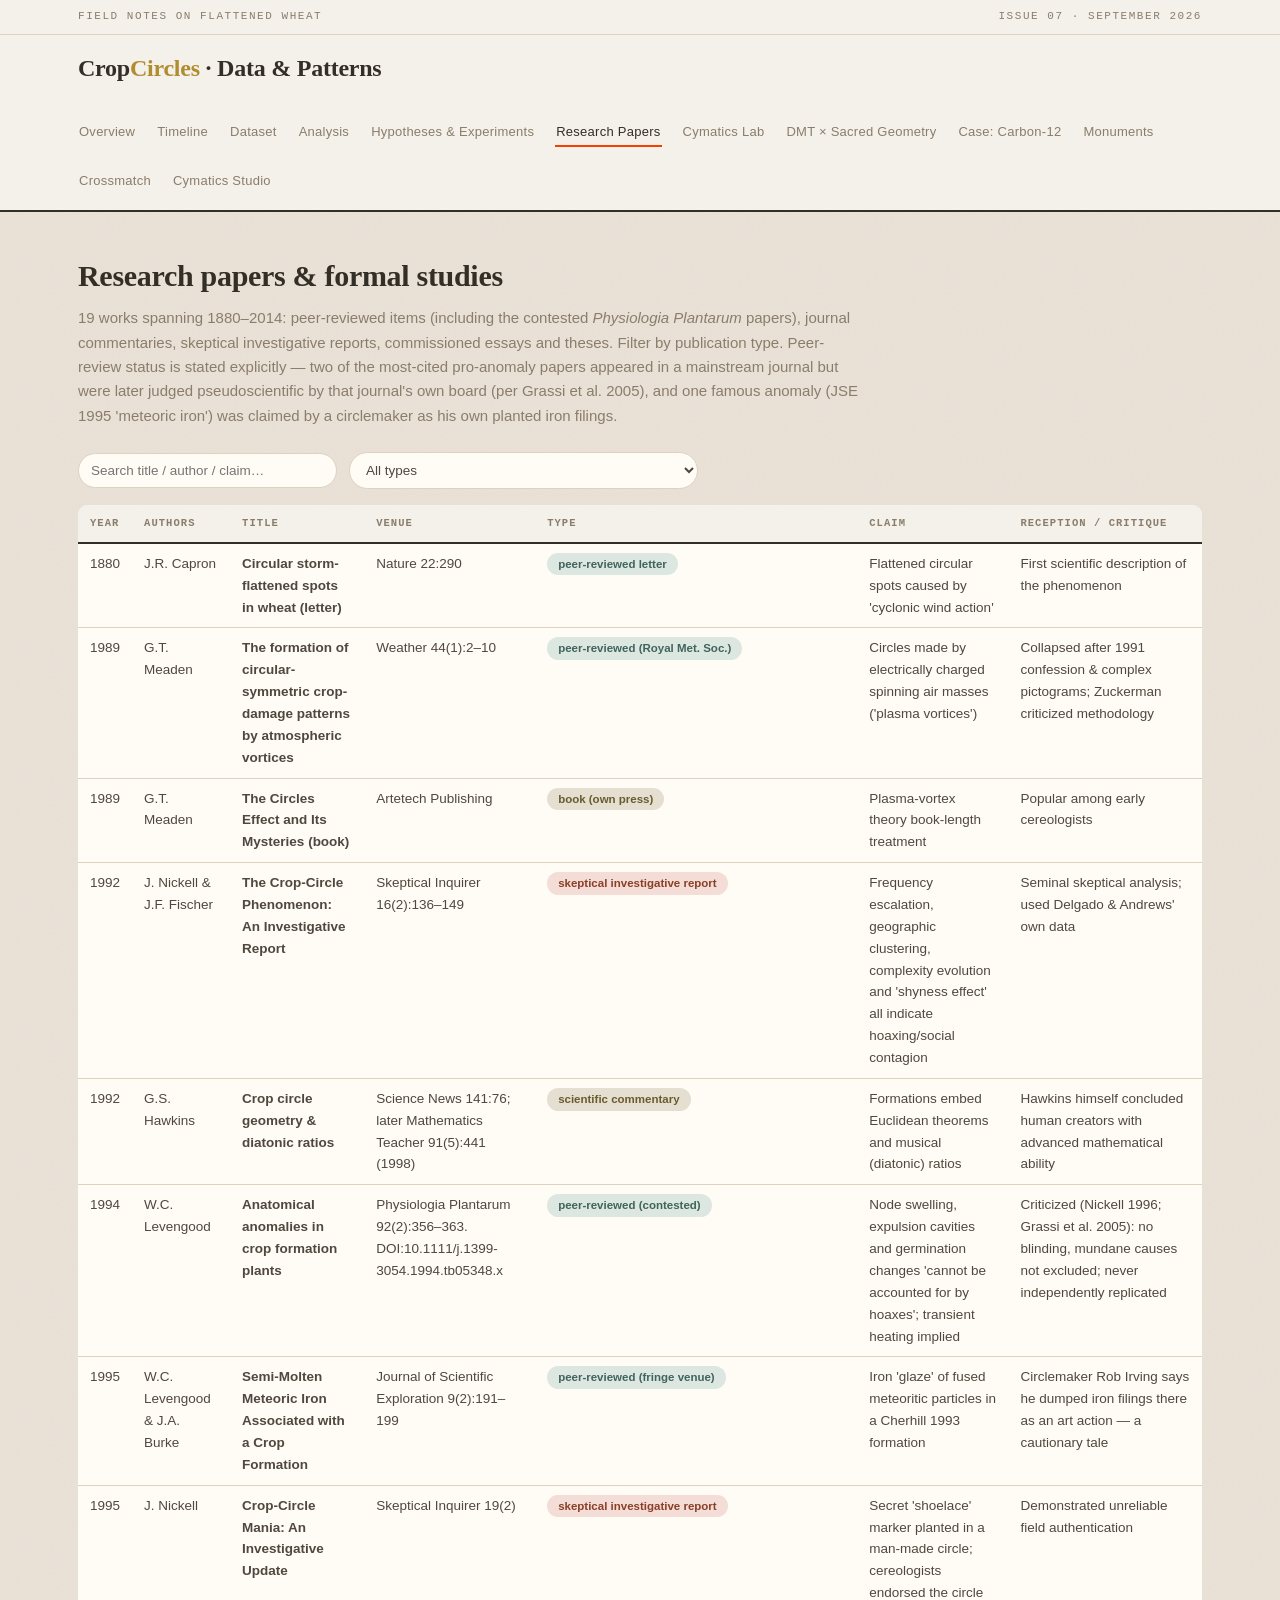
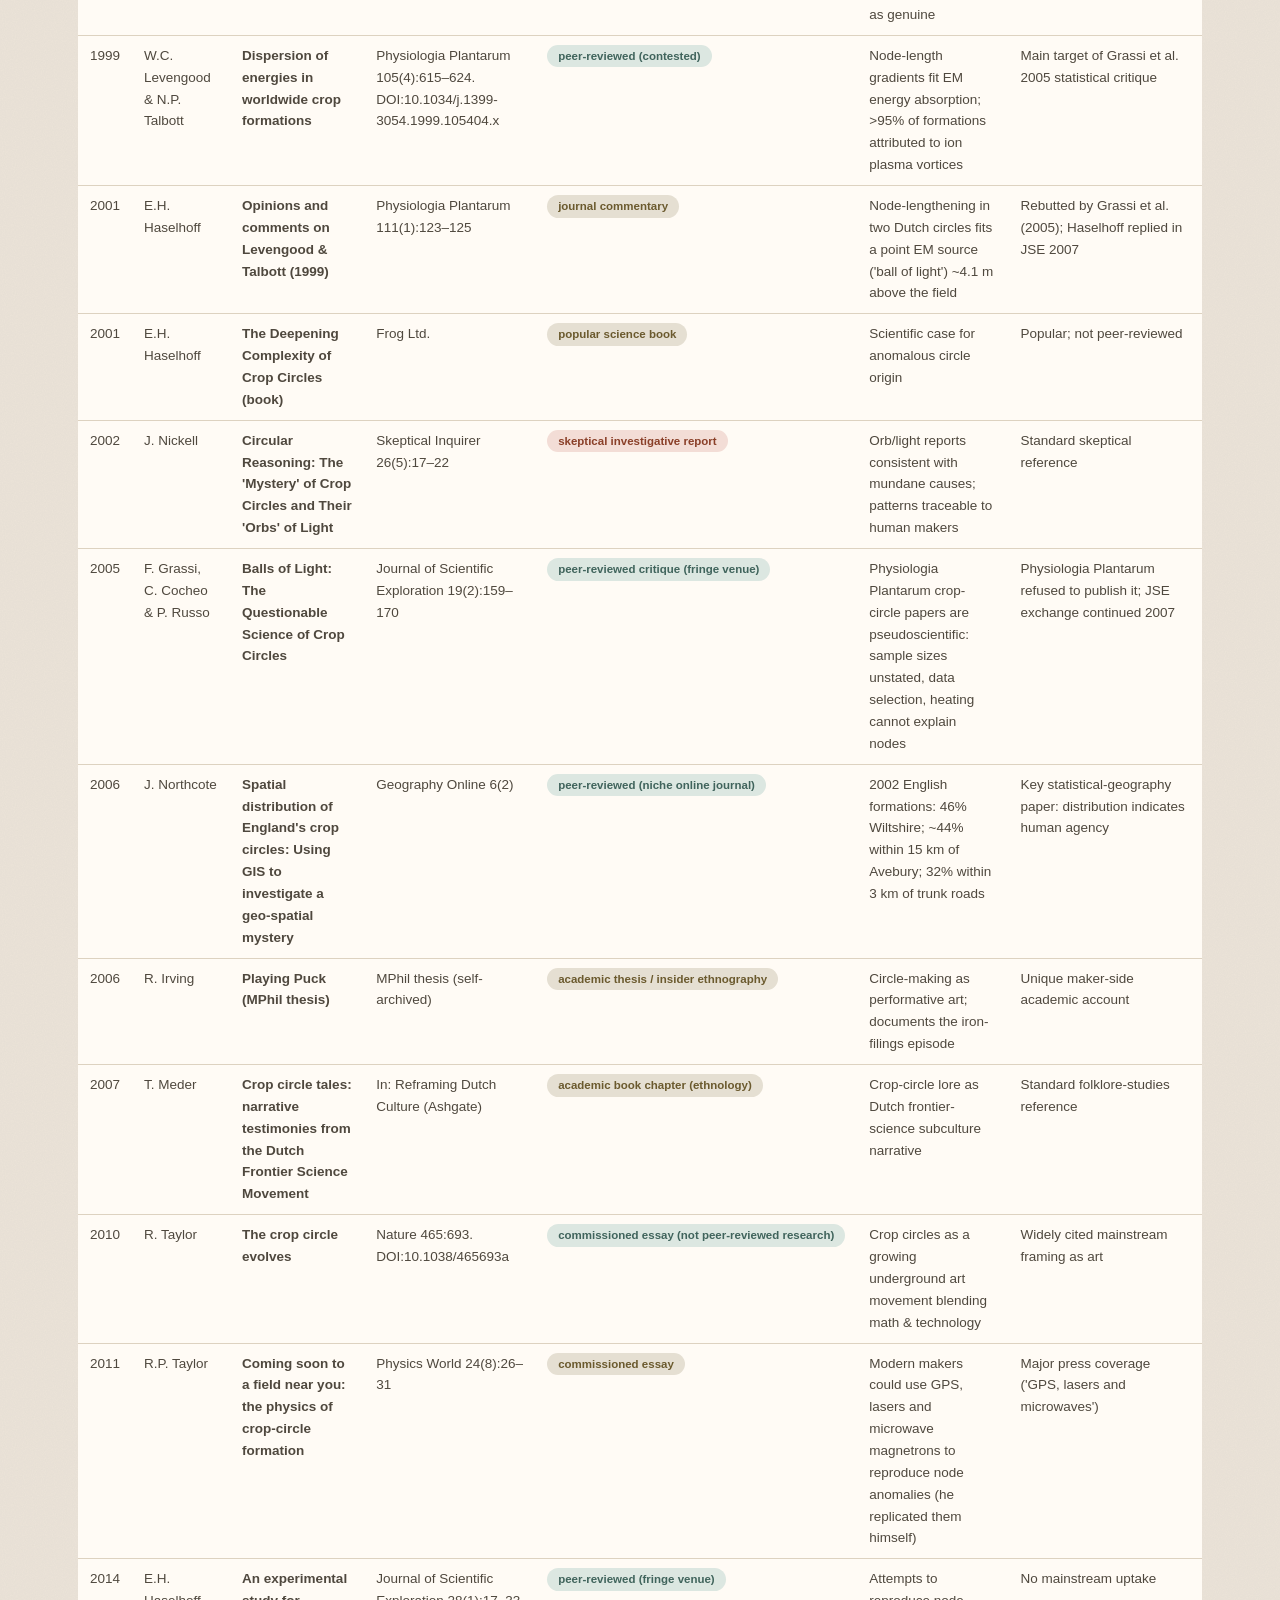
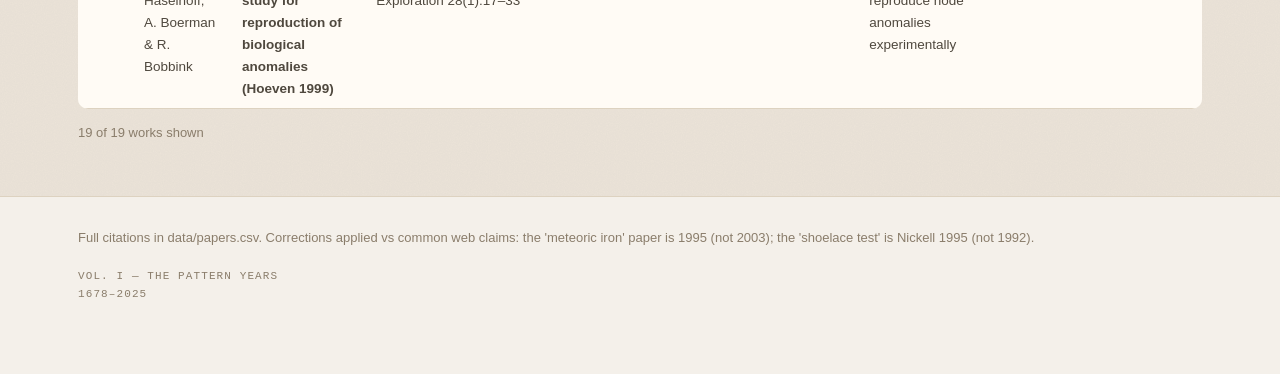
<file: website/papers.html>
<!DOCTYPE html><html lang="en"><head><meta charset="utf-8">
<meta name="viewport" content="width=device-width,initial-scale=1">
<title>Research Papers — Crop Circles</title>
<link rel="stylesheet" href="assets/style.css"></head><body>
<div class="masthead"><div class="wrap"><span>Field Notes on Flattened Wheat</span><span>Issue 07 · September 2026</span></div></div>
<header class="top"><div class="wrap">
<div class="brand">Crop<span>Circles</span> · Data & Patterns</div>
<nav>
<a href="index.html">Overview</a><a href="timeline.html">Timeline</a>
<a href="dataset.html">Dataset</a><a href="analysis.html">Analysis</a>
<a href="experiments.html">Hypotheses & Experiments</a><a href="papers.html" class="active">Research Papers</a>
<a href="cymatics.html">Cymatics Lab</a><a href="compare.html">DMT × Sacred Geometry</a><a href="carbon12.html">Case: Carbon-12</a><a href="monuments.html">Monuments</a><a href="crossmatch.html">Crossmatch</a><a href="studio.html">Cymatics Studio</a>
</nav></div></header>

<section><div class="wrap">
<h2 class="sec">Research papers & formal studies</h2>
<p class="sub">19 works spanning 1880–2014: peer-reviewed items (including the contested <i>Physiologia Plantarum</i> papers), journal commentaries, skeptical investigative reports, commissioned essays and theses. Filter by publication type. Peer-review status is stated explicitly — two of the most-cited pro-anomaly papers appeared in a mainstream journal but were later judged pseudoscientific by that journal's own board (per Grassi et al. 2005), and one famous anomaly (JSE 1995 'meteoric iron') was claimed by a circlemaker as his own planted iron filings.</p>
<div class="controls">
<input id="pq" placeholder="Search title / author / claim…" size="28">
<select id="pt"><option value="">All types</option></select>
</div>
<div style="overflow:auto">
<table class="data"><thead><tr><th>year</th><th>authors</th><th>title</th><th>venue</th><th>type</th><th>claim</th><th>reception / critique</th></tr></thead>
<tbody id="pb"></tbody></table></div>
<p class="note" id="pc"></p>
</div></section>

<footer><div class="wrap"><div>Full citations in data/papers.csv. Corrections applied vs common web claims: the 'meteoric iron' paper is 1995 (not 2003); the 'shoelace test' is Nickell 1995 (not 1992).</div><div class="fmeta">Vol. I — The Pattern Years<br>1678–2025</div></div></footer>
<script src="assets/data.js"></script>
<script>
[...new Set(PAPERS.map(p=>p.type))].sort().forEach(t=>{const o=document.createElement('option');o.textContent=t;document.getElementById('pt').appendChild(o);});
function render(){
 const q=document.getElementById('pq').value.toLowerCase(),t=document.getElementById('pt').value;
 const rows=PAPERS.filter(p=>(!t||p.type===t)&&(!q||(p.title+p.authors+p.claim).toLowerCase().includes(q)));
 document.getElementById('pb').innerHTML=rows.map(p=>`<tr><td>${p.year}</td><td>${p.authors}</td>
  <td><b>${p.title}</b></td><td>${p.venue}</td><td><span class="tag ${p.type.includes('peer-reviewed')?'art':(p.type.includes('skeptical')?'hoax':'commercial')}">${p.type}</span></td>
  <td>${p.claim}</td><td>${p.reception}</td></tr>`).join('');
 document.getElementById('pc').textContent=rows.length+' of '+PAPERS.length+' works shown';
}
['pq','pt'].forEach(id=>document.getElementById(id).addEventListener('input',render));
render();
</script>
</body></html>
</file>
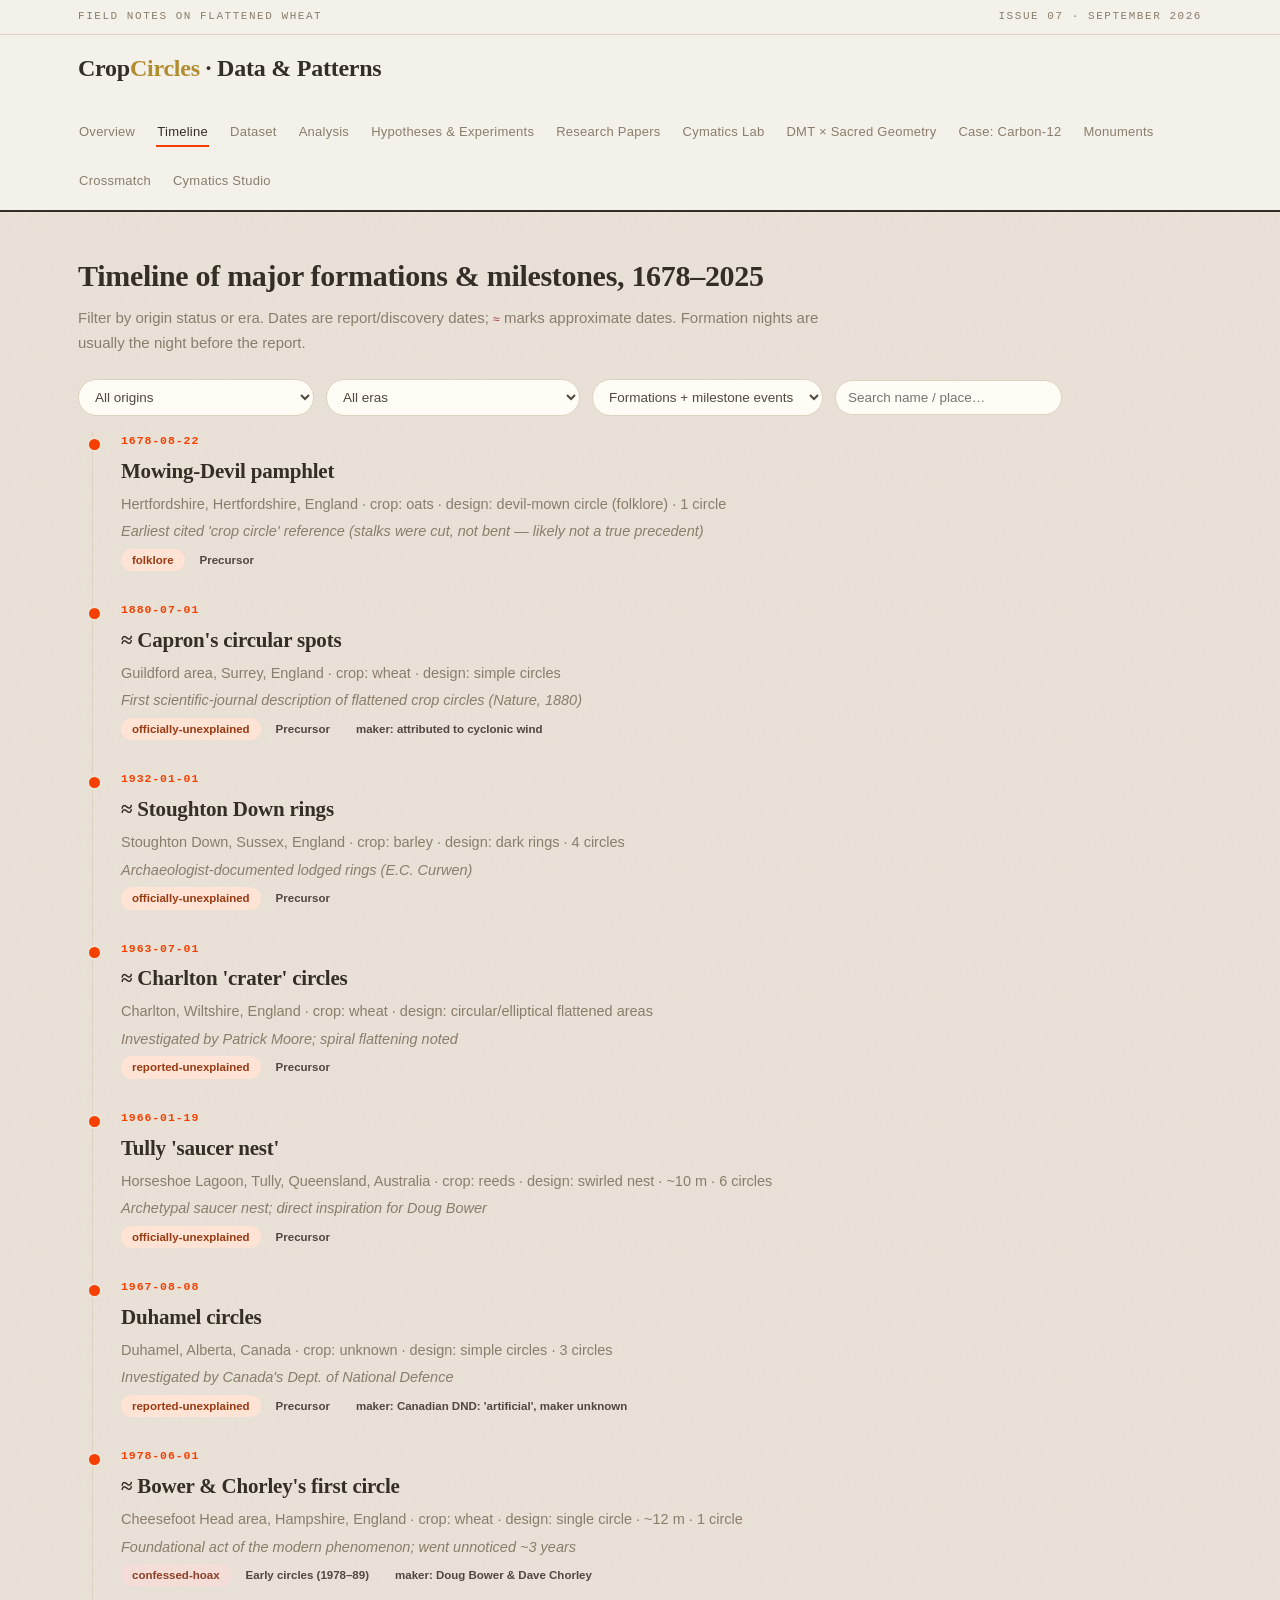
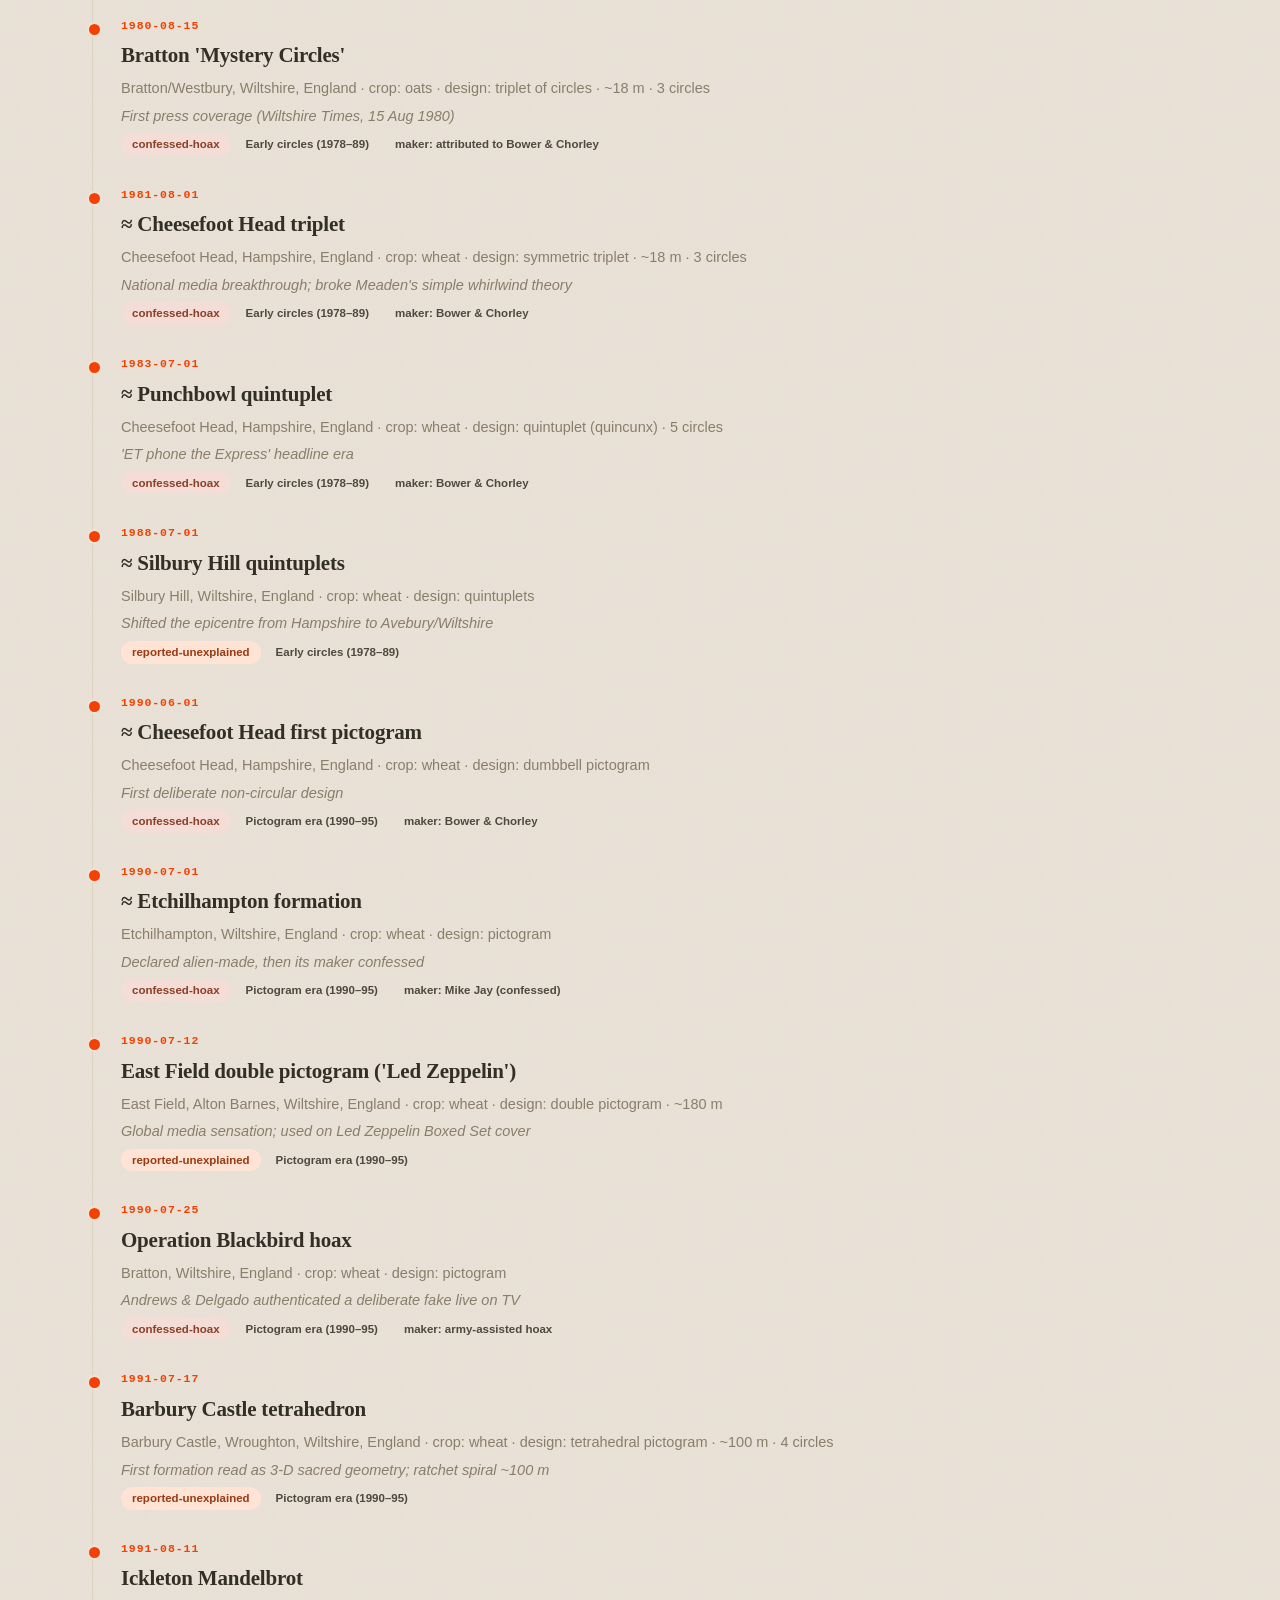
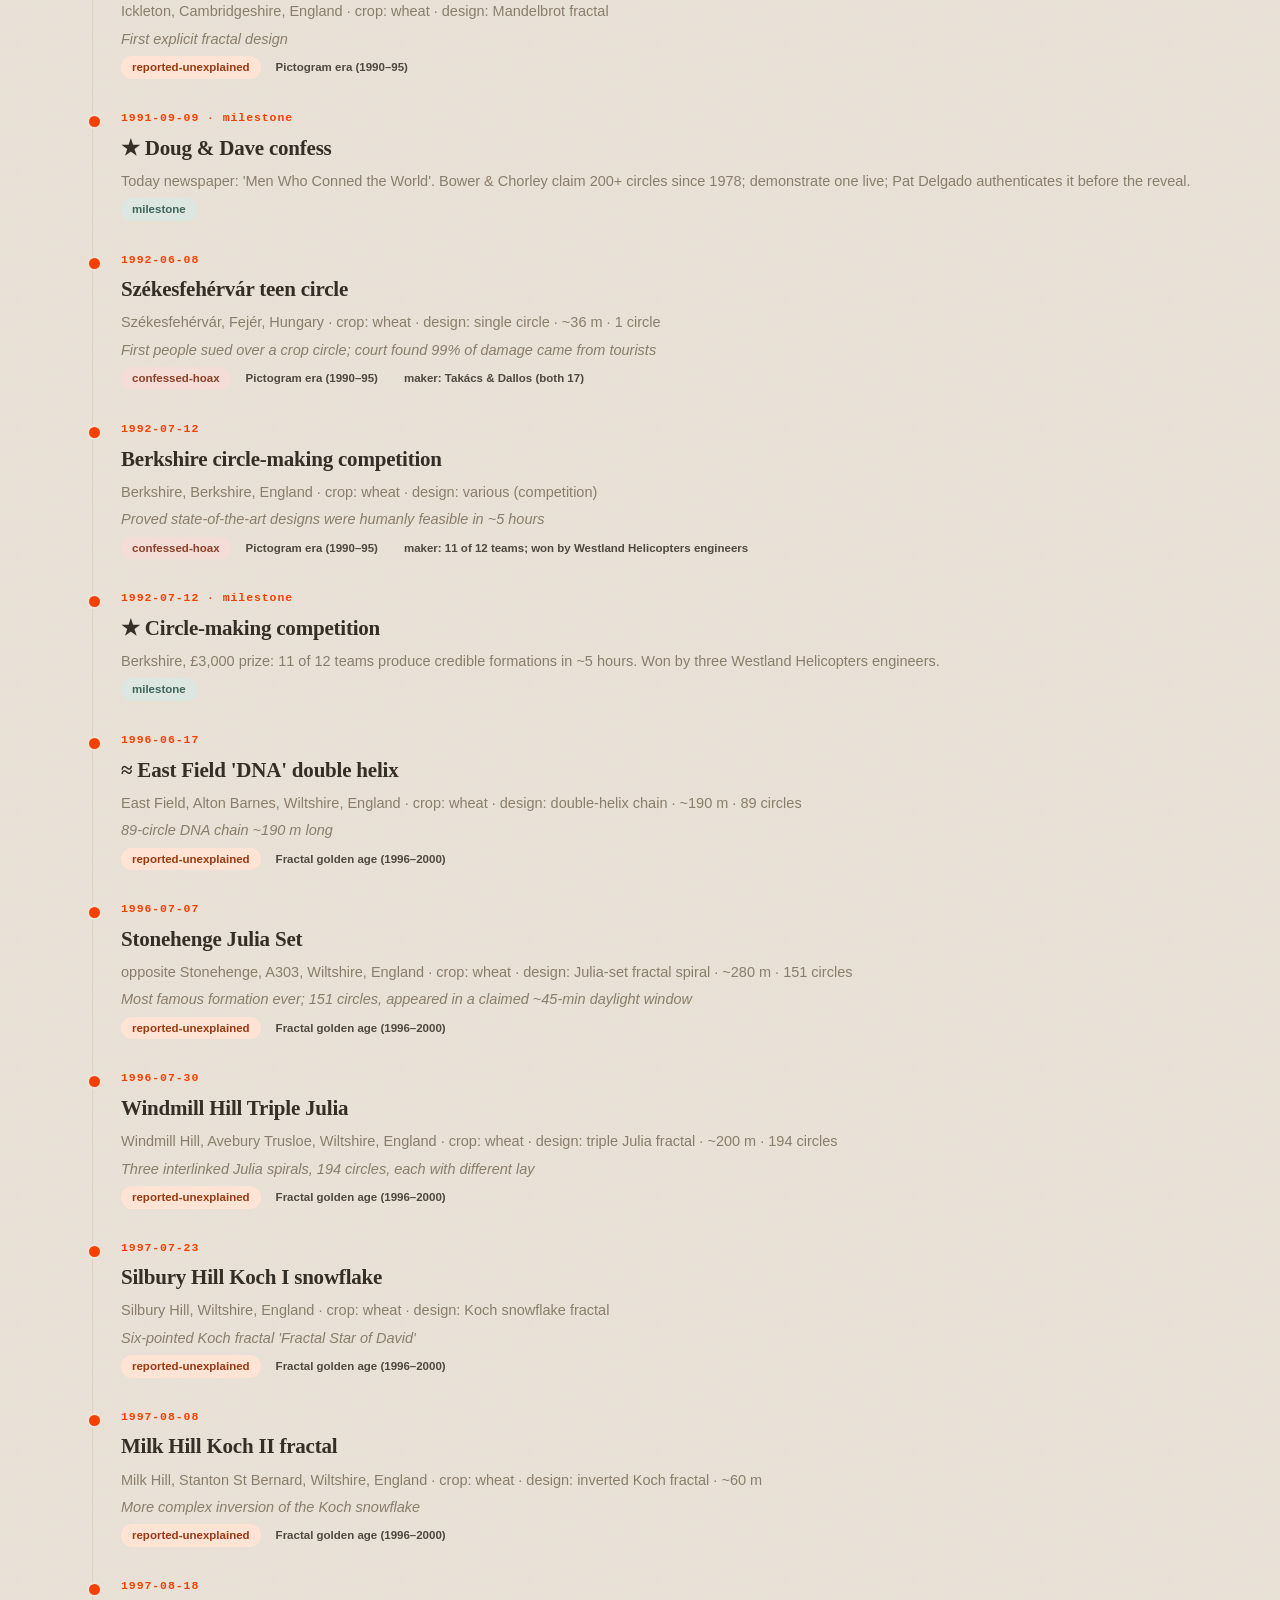
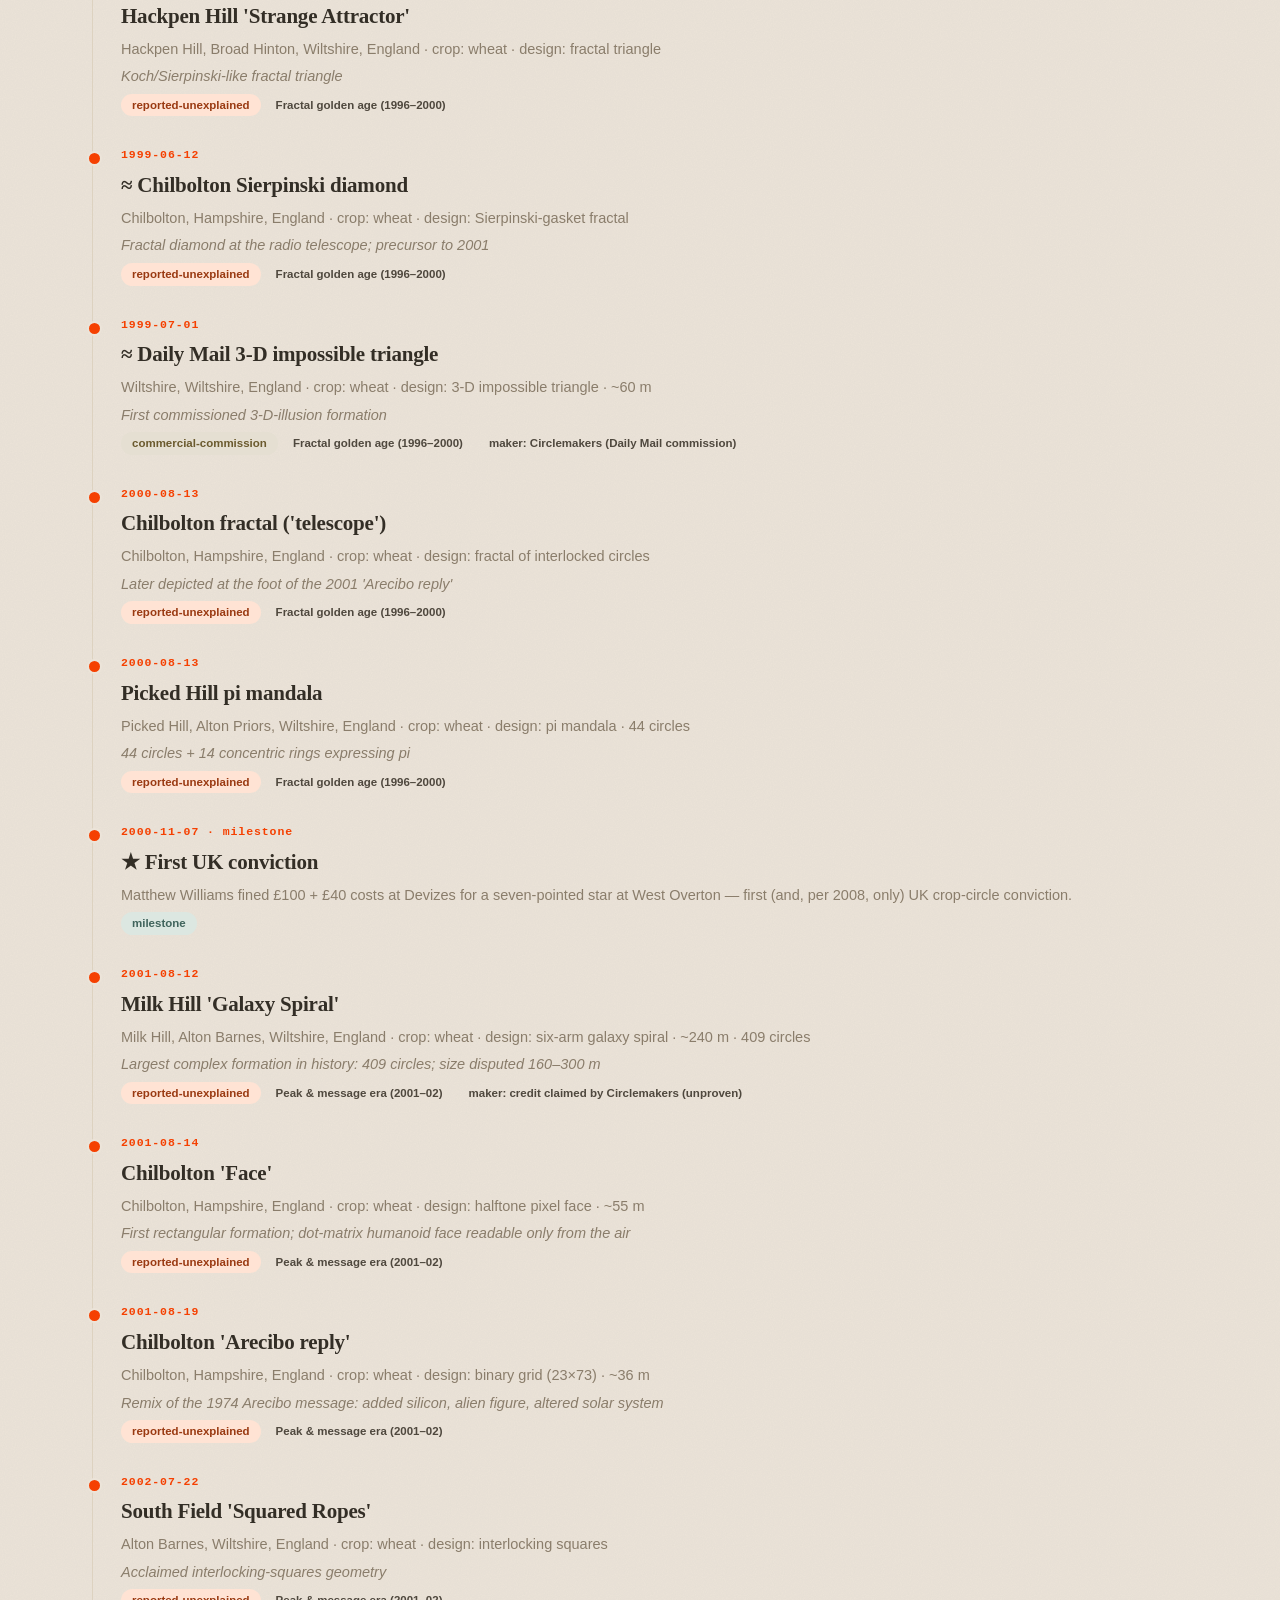
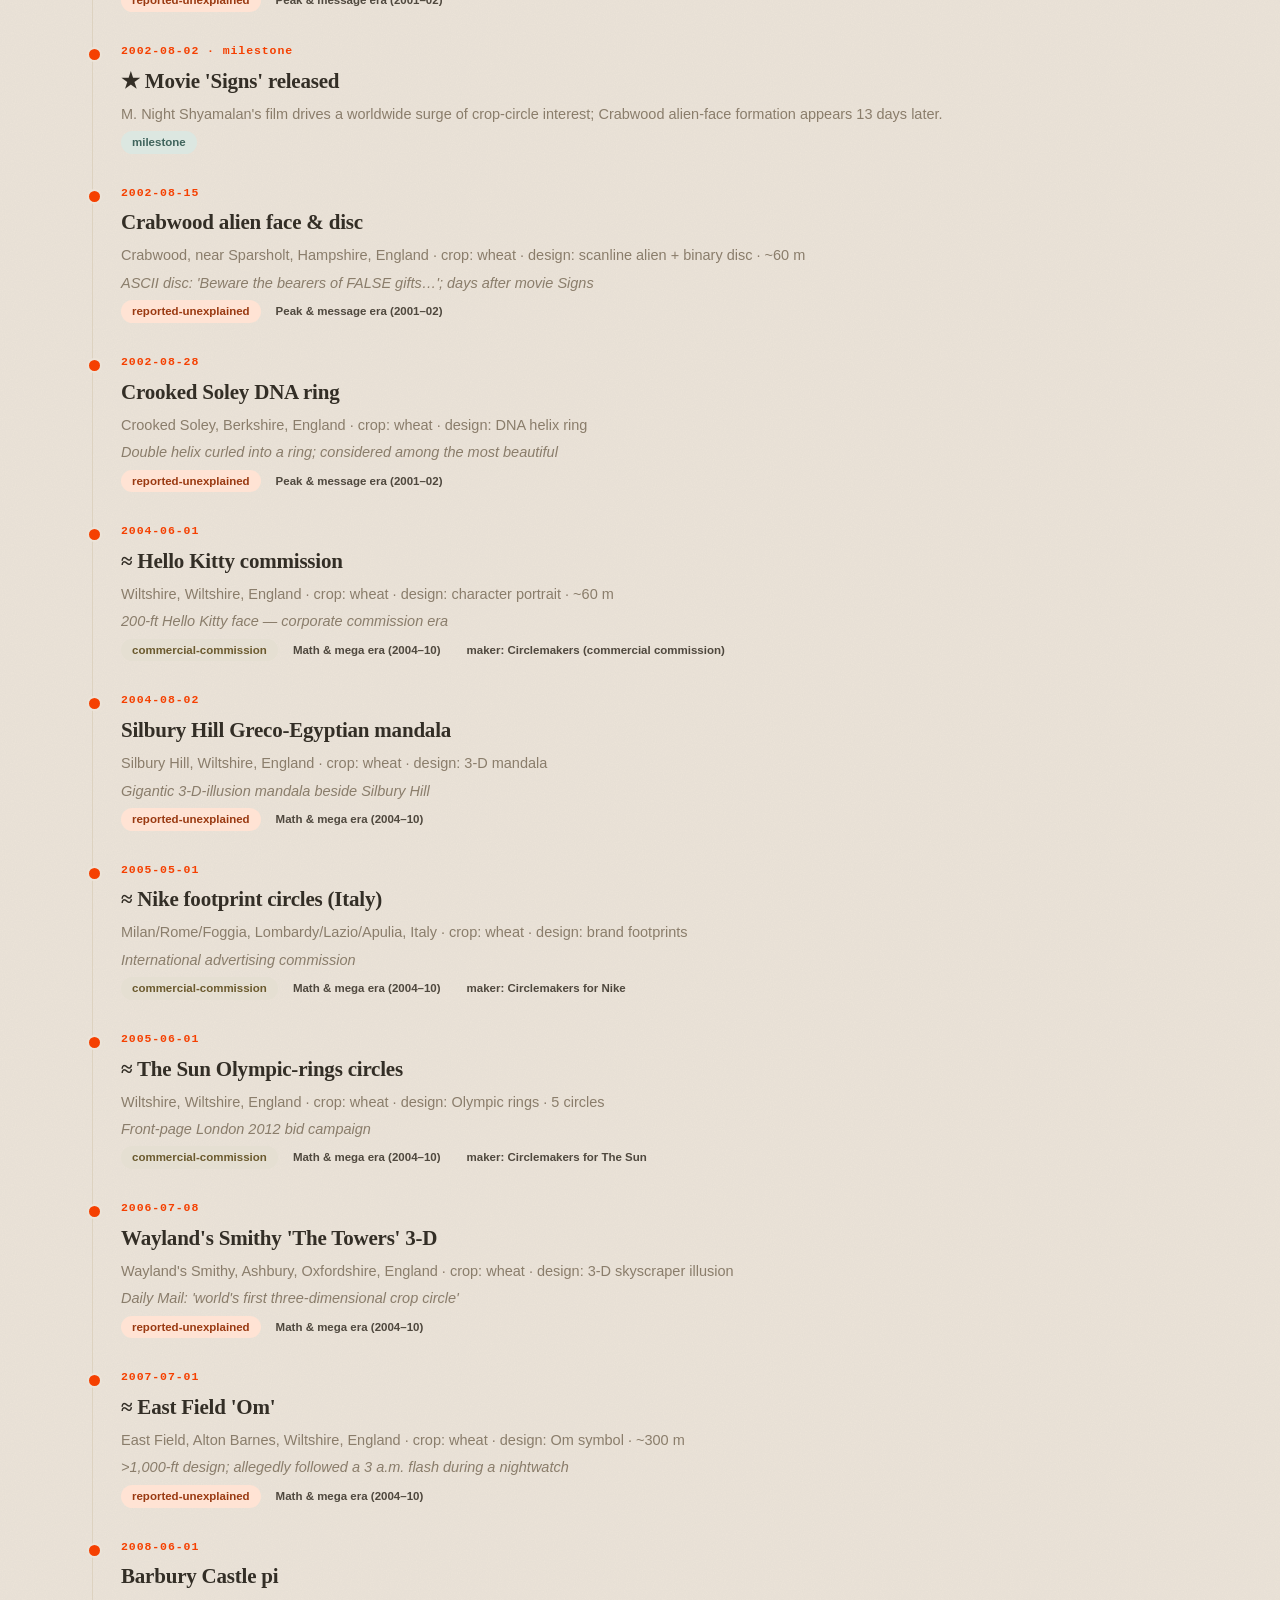
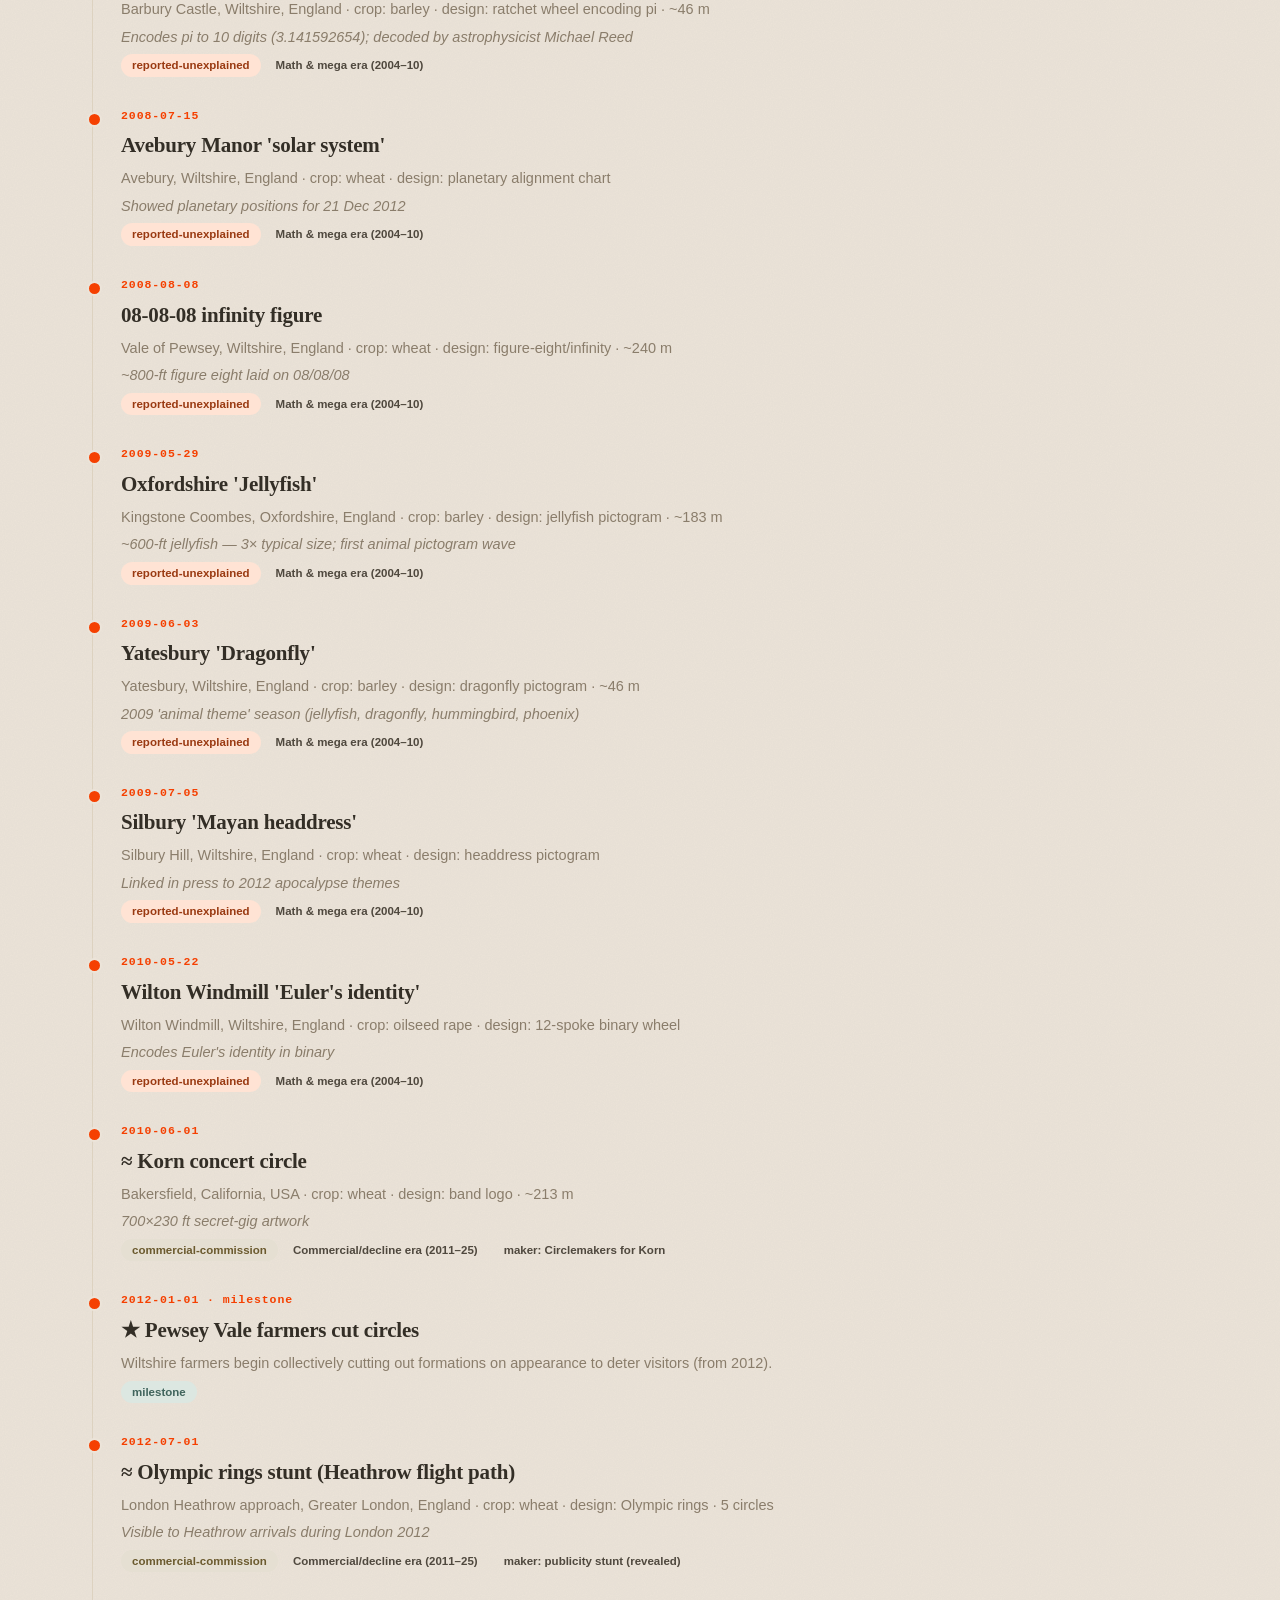
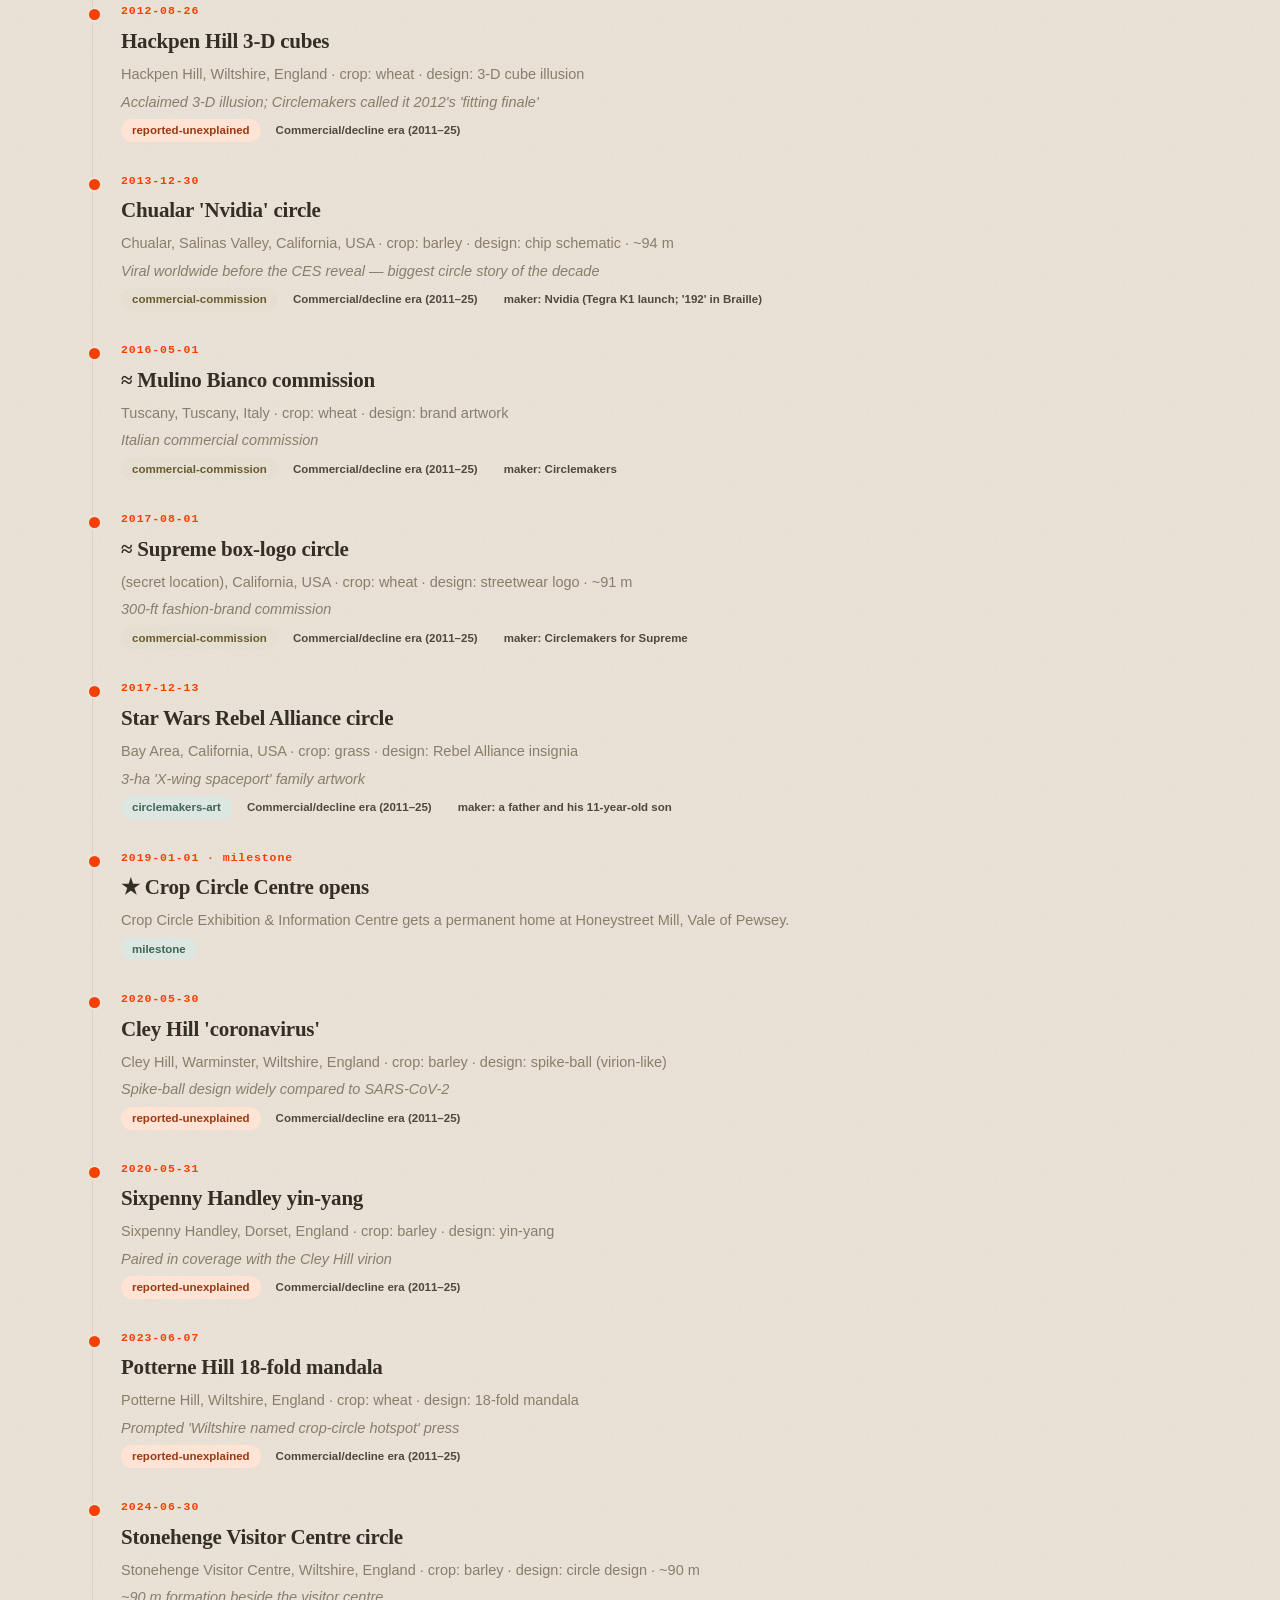
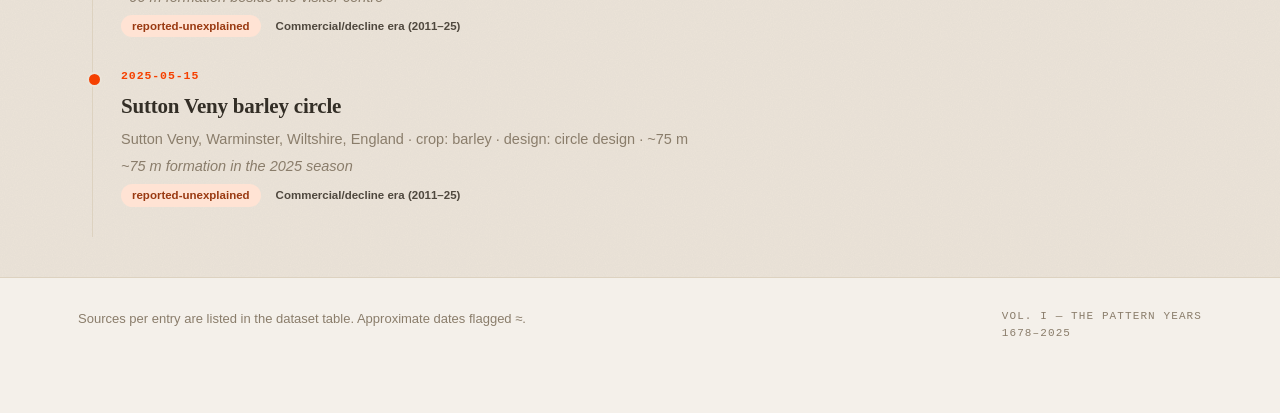
<file: website/timeline.html>
<!DOCTYPE html><html lang="en"><head><meta charset="utf-8">
<meta name="viewport" content="width=device-width,initial-scale=1">
<title>Timeline — Crop Circles</title>
<link rel="stylesheet" href="assets/style.css"></head><body>
<div class="masthead"><div class="wrap"><span>Field Notes on Flattened Wheat</span><span>Issue 07 · September 2026</span></div></div>
<header class="top"><div class="wrap">
<div class="brand">Crop<span>Circles</span> · Data & Patterns</div>
<nav>
<a href="index.html">Overview</a><a href="timeline.html" class="active">Timeline</a>
<a href="dataset.html">Dataset</a><a href="analysis.html">Analysis</a>
<a href="experiments.html">Hypotheses & Experiments</a><a href="papers.html">Research Papers</a>
<a href="cymatics.html">Cymatics Lab</a><a href="compare.html">DMT × Sacred Geometry</a><a href="carbon12.html">Case: Carbon-12</a><a href="monuments.html">Monuments</a><a href="crossmatch.html">Crossmatch</a><a href="studio.html">Cymatics Studio</a>
</nav></div></header>

<section><div class="wrap">
<h2 class="sec">Timeline of major formations & milestones, 1678–2025</h2>
<p class="sub">Filter by origin status or era. Dates are report/discovery dates; <span class="flag">≈</span> marks approximate dates. Formation nights are usually the night before the report.</p>
<div class="controls">
<select id="fOrigin"><option value="">All origins</option><option value="reported-unexplained">Reported unexplained</option><option value="confessed-hoax">Confessed hoax / maker known</option><option value="commercial-commission">Commercial commission</option><option value="circlemakers-art">Circlemakers art</option><option value="officially-unexplained">Officially unexplained</option><option value="folklore">Folklore</option></select>
<select id="fEra"><option value="">All eras</option></select>
<select id="fType"><option value="">Formations + milestone events</option><option value="f">Formations only</option><option value="e">Milestone events only</option></select>
<input id="fSearch" placeholder="Search name / place…" size="24">
</div>
<div class="tl" id="tl"></div>
</div></section>

<footer><div class="wrap"><div>Sources per entry are listed in the dataset table. Approximate dates flagged ≈.</div><div class="fmeta">Vol. I — The Pattern Years<br>1678–2025</div></div></footer>
<script src="assets/data.js"></script>
<script>
const eraSel=document.getElementById('fEra');
[...new Set(FORMATIONS.map(f=>f.era))].forEach(e=>{const o=document.createElement('option');o.value=e;o.textContent=e;eraSel.appendChild(o);});
const tagClass=o=>({'reported-unexplained':'unexplained','confessed-hoax':'hoax','commercial-commission':'commercial','circlemakers-art':'art','officially-unexplained':'unexplained','folklore':'unexplained'}[o]||'');
function render(){
  const fo=document.getElementById('fOrigin').value, fe=eraSel.value, ft=document.getElementById('fType').value,
        q=document.getElementById('fSearch').value.toLowerCase();
  let items=[];
  if(ft!=='e') FORMATIONS.forEach(f=>items.push({t:'f',d:f.date,y:f.year,title:(f.date_approx?('≈ '):'')+f.name,
     body:`${f.location}, ${f.county}, ${f.country} · crop: ${f.crop||'—'} · design: ${f.geometry}${f.size_m?(' · ~'+f.size_m+' m'):''}${f.circles?(' · '+f.circles+(f.circles>1?' circles':' circle')):''}`,
     extra:f.significance, origin:f.origin, era:f.era, maker:f.maker}));
  if(ft!=='f') EVENTS.forEach(e=>items.push({t:'e',d:e.date,y:+e.date.slice(0,4),title:'★ '+e.title,body:e.detail,extra:'',origin:'event',era:'',maker:''}));
  items=items.filter(i=>(!fo||i.origin===fo)&&(!fe||i.era===fe)&&(!q||(i.title+i.body).toLowerCase().includes(q)));
  items.sort((a,b)=>a.d<b.d?-1:1);
  const el=document.getElementById('tl');
  el.innerHTML=items.map(i=>`<div class="tl-item"><div class="when">${i.d}${i.t==='e'?' · milestone':''}</div>
    <h3>${i.title}</h3><p>${i.body}</p>
    ${i.extra?`<p><em>${i.extra}</em></p>`:''}
    ${i.origin!=='event'?`<span class="tag ${tagClass(i.origin)}">${i.origin}</span> <span class="tag">${i.era}</span> ${i.maker&&i.maker!=='—'?`<span class="tag">maker: ${i.maker}</span>`:''}`:'<span class="tag art">milestone</span>'}
  </div>`).join('')||'<p class="note">No entries match the filters.</p>';
}
['fOrigin','fEra','fType','fSearch'].forEach(id=>document.getElementById(id).addEventListener('input',render));
render();
</script>
</body></html>
</file>
<file: website/assets/style.css>
/* Crop Circles · Data & Patterns — v2 design system
   Editorial periodical direction: warm paper, burnt-orange accent, triple type system. */
:root{
  --bg:#ece4d9; --surface:#f4f0ea; --card:#fffbf5;
  --ink:#4f483e; --ink-strong:#332e26; --muted:#8a7d6b;
  --line:#ddd2c0; --accent:#f54001; --accent-soft:#ffe3d4; --accent-tint:#ffc198;
  --sage:#84a59d; --sage-soft:#dce7e1; --wheat:#b08d2f; --terra:#b25a3c; --plum:#8a5f7a;
  --serif:Georgia,"Times New Roman",serif;
  --sans:Inter,-apple-system,"Segoe UI",Roboto,Helvetica,Arial,sans-serif;
  --mono:"JetBrains Mono",ui-monospace,Menlo,Consolas,monospace;
}
*{box-sizing:border-box}
body{margin:0;background-color:var(--bg);color:var(--ink);font:14.5px/1.62 var(--sans);
  background-image:url("data:image/svg+xml,%3Csvg xmlns='http://www.w3.org/2000/svg' width='128' height='128'%3E%3Cfilter id='n'%3E%3CfeTurbulence type='fractalNoise' baseFrequency='0.9' numOctaves='2'/%3E%3CfeColorMatrix values='0 0 0 0 0 0 0 0 0 0 0 0 0 0 0 0 0 0 0.028 0'/%3E%3C/filter%3E%3Crect width='128' height='128' filter='url(%23n)'/%3E%3C/svg%3E")}
h1,h2,h3,.display{font-family:var(--serif);font-weight:600;letter-spacing:-0.01em;color:var(--ink-strong)}
a{color:var(--accent);text-decoration:none} a:hover{text-decoration:underline}
.wrap{max-width:1180px;margin:0 auto;padding:0 28px}

/* ——— masthead: periodical header ——— */
.masthead{border-bottom:1px solid var(--line);padding:8px 0;background:var(--surface)}
.masthead .wrap{display:flex;justify-content:space-between;font-family:var(--mono);font-size:11px;
  letter-spacing:.14em;text-transform:uppercase;color:var(--muted)}
header.top{background:var(--surface);border-bottom:2px solid var(--ink-strong);position:sticky;top:0;z-index:50}
header.top .wrap{display:flex;align-items:baseline;gap:30px;padding-top:14px;padding-bottom:14px;flex-wrap:wrap}
.brand{font-family:var(--serif);font-size:24px;font-weight:700;color:var(--ink-strong);letter-spacing:-0.01em}
.brand em{font-style:normal;color:var(--accent)}
.brand span{color:var(--wheat)}
nav{display:flex;gap:20px;flex-wrap:wrap}
nav a{color:var(--muted);font-size:13px;font-weight:500;letter-spacing:.02em;padding:3px 1px;
  border-bottom:2px solid transparent}
nav a:hover{color:var(--ink);text-decoration:none}
nav a.active{color:var(--ink-strong);border-bottom-color:var(--accent)}

/* ——— hero ——— */
.hero{padding:72px 0 44px;border-bottom:1px solid var(--line)}
.hero .kicker{font-family:var(--mono);text-transform:uppercase;letter-spacing:.22em;font-size:11.5px;
  color:var(--accent);font-weight:600}
.hero h1{font-size:52px;line-height:1.04;margin:12px 0 16px;max-width:820px}
.hero p{max-width:700px;color:var(--muted);font-size:17px;line-height:1.65}
.hero .lede{font-size:19px;color:var(--ink)}

/* ——— structure ——— */
section{padding:40px 0}
.band{background:var(--surface);border-top:1px solid var(--line);border-bottom:1px solid var(--line)}
h2.sec{font-size:30px;margin:0 0 6px}
h3.sub2{font-size:19px;margin:26px 0 10px}
.sub{color:var(--muted);margin:0 0 24px;max-width:780px;font-size:15px}
.byline{font-family:var(--mono);font-size:11.5px;color:var(--muted);letter-spacing:.1em;text-transform:uppercase}

/* ——— cards & panels: borderless, background-shift ——— */
.cards{display:grid;grid-template-columns:repeat(auto-fit,minmax(210px,1fr));gap:14px}
.card{background:var(--card);border-radius:14px;padding:20px}
.card .num{font-family:var(--serif);font-size:36px;color:var(--accent);letter-spacing:-0.02em}
.card .lbl{font-family:var(--mono);font-size:10.5px;color:var(--muted);text-transform:uppercase;letter-spacing:.12em;margin-top:6px}
.panel{background:var(--card);border-radius:14px;padding:22px;margin-bottom:18px}
.grid2{display:grid;grid-template-columns:minmax(0,1fr) minmax(0,1fr);gap:18px}
.grid3{display:grid;grid-template-columns:repeat(3,minmax(0,1fr));gap:18px}
@media(max-width:860px){.grid2,.grid3{grid-template-columns:1fr}.hero h1{font-size:36px}}
svg{max-width:100%;height:auto}

/* ——— tables ——— */
table.data{border-collapse:collapse;width:100%;font-size:13.5px;background:var(--card);border-radius:10px;overflow:hidden}
table.data th{position:sticky;top:0;z-index:2;background:var(--surface);text-align:left;padding:10px 12px;
  border-bottom:2px solid var(--ink-strong);cursor:pointer;white-space:nowrap;
  font-family:var(--mono);font-size:10.5px;text-transform:uppercase;letter-spacing:.1em;color:var(--muted)}
table.data td{padding:9px 12px;border-bottom:1px solid var(--line);vertical-align:top}
table.data tr:hover td{background:var(--surface)}

/* ——— tags & buttons ——— */
.tag{display:inline-block;padding:2px 11px;border-radius:99px;font-size:11.5px;font-weight:600;white-space:nowrap}
.tag.unexplained{background:var(--accent-soft);color:#9a3a12}
.tag.hoax{background:#f3ddd6;color:#8a3f28}
.tag.art{background:var(--sage-soft);color:#40645c}
.tag.commercial{background:#e5dfd2;color:#6b5a2e}
.btn{display:inline-block;padding:9px 18px;border-radius:99px;background:var(--card);color:var(--ink);
  font-size:13.5px;font-weight:600;cursor:pointer;border:1px solid var(--line)}
.btn:hover{border-color:var(--accent);text-decoration:none}
.btn.primary{background:var(--accent);border-color:var(--accent);color:#fff}
.btn.primary:hover{background:#d93800}
.controls{display:flex;gap:12px;flex-wrap:wrap;margin:0 0 16px;align-items:center}
.controls input,.controls select{padding:9px 12px;border:1px solid var(--line);border-radius:99px;
  background:var(--card);color:var(--ink);font-size:13.5px}

/* ——— timeline ——— */
.tl{position:relative;margin-left:14px;padding-left:28px;border-left:1px solid var(--line)}
.tl-item{position:relative;padding:0 0 30px}
.tl-item:before{content:"";position:absolute;left:-34px;top:5px;width:11px;height:11px;border-radius:50%;
  background:var(--accent);border:2.5px solid var(--bg)}
.tl-item .when{font-family:var(--mono);font-size:11.5px;color:var(--accent);font-weight:600;letter-spacing:.08em}
.tl-item h3{margin:3px 0 5px;font-size:21px}
.tl-item p{margin:4px 0;color:var(--muted)}

/* ——— verdicts & notes ——— */
.hyp{border-left:3px solid var(--accent)}
.verdict{font-weight:700}
.verdict.supported{color:#4f7a3f}.verdict.rejected{color:#a33}.verdict.mixed{color:#8a6d1f}
.claim{border-left:3px solid var(--line);padding:14px 18px;margin:14px 0;background:var(--card);border-radius:0 12px 12px 0}
.claim .stamp{font-family:var(--mono);font-size:11px;letter-spacing:.12em;text-transform:uppercase;font-weight:700}
.stamp.disproven{color:#a33}.stamp.unfalsifiable{color:#8a6d1f}.stamp.garbled{color:#8a6d1f}.stamp.consistent{color:#4f7a3f}
.note{font-size:13px;color:var(--muted)}
.mono{font-family:var(--mono);font-size:12.5px}
.flag{color:#a33;font-size:12px}
.disc{background:var(--accent-soft);border-radius:12px;padding:16px 20px;font-size:14px;border:1px solid var(--accent-tint)}
.chart-title{font-size:15px;font-weight:700;margin:0 0 10px;font-family:var(--serif)}
svg text{fill:var(--muted);font-size:11px;font-family:var(--sans)}
.cym-img{width:100%;border-radius:10px;display:block;background:#241f18}
.imgrid{display:grid;grid-template-columns:repeat(auto-fill,minmax(170px,1fr));gap:12px}
.imgrid figure{margin:0}.imgrid figcaption{font-size:12px;color:var(--muted);margin-top:4px}

/* ——— subtle load motion (no scroll reveals) ——— */
@keyframes rise{from{opacity:0;transform:translateY(10px)}to{opacity:1;transform:none}}
.hero h1,.hero .kicker,.hero p{animation:rise .7s cubic-bezier(.2,.7,.3,1) both}
.hero p{animation-delay:.12s}

footer{border-top:1px solid var(--line);padding:30px 0 70px;color:var(--muted);font-size:13px;background:var(--surface)}
footer .wrap{display:flex;justify-content:space-between;gap:20px;flex-wrap:wrap}
footer .fmeta{font-family:var(--mono);font-size:11px;letter-spacing:.1em;text-transform:uppercase}
</file>
